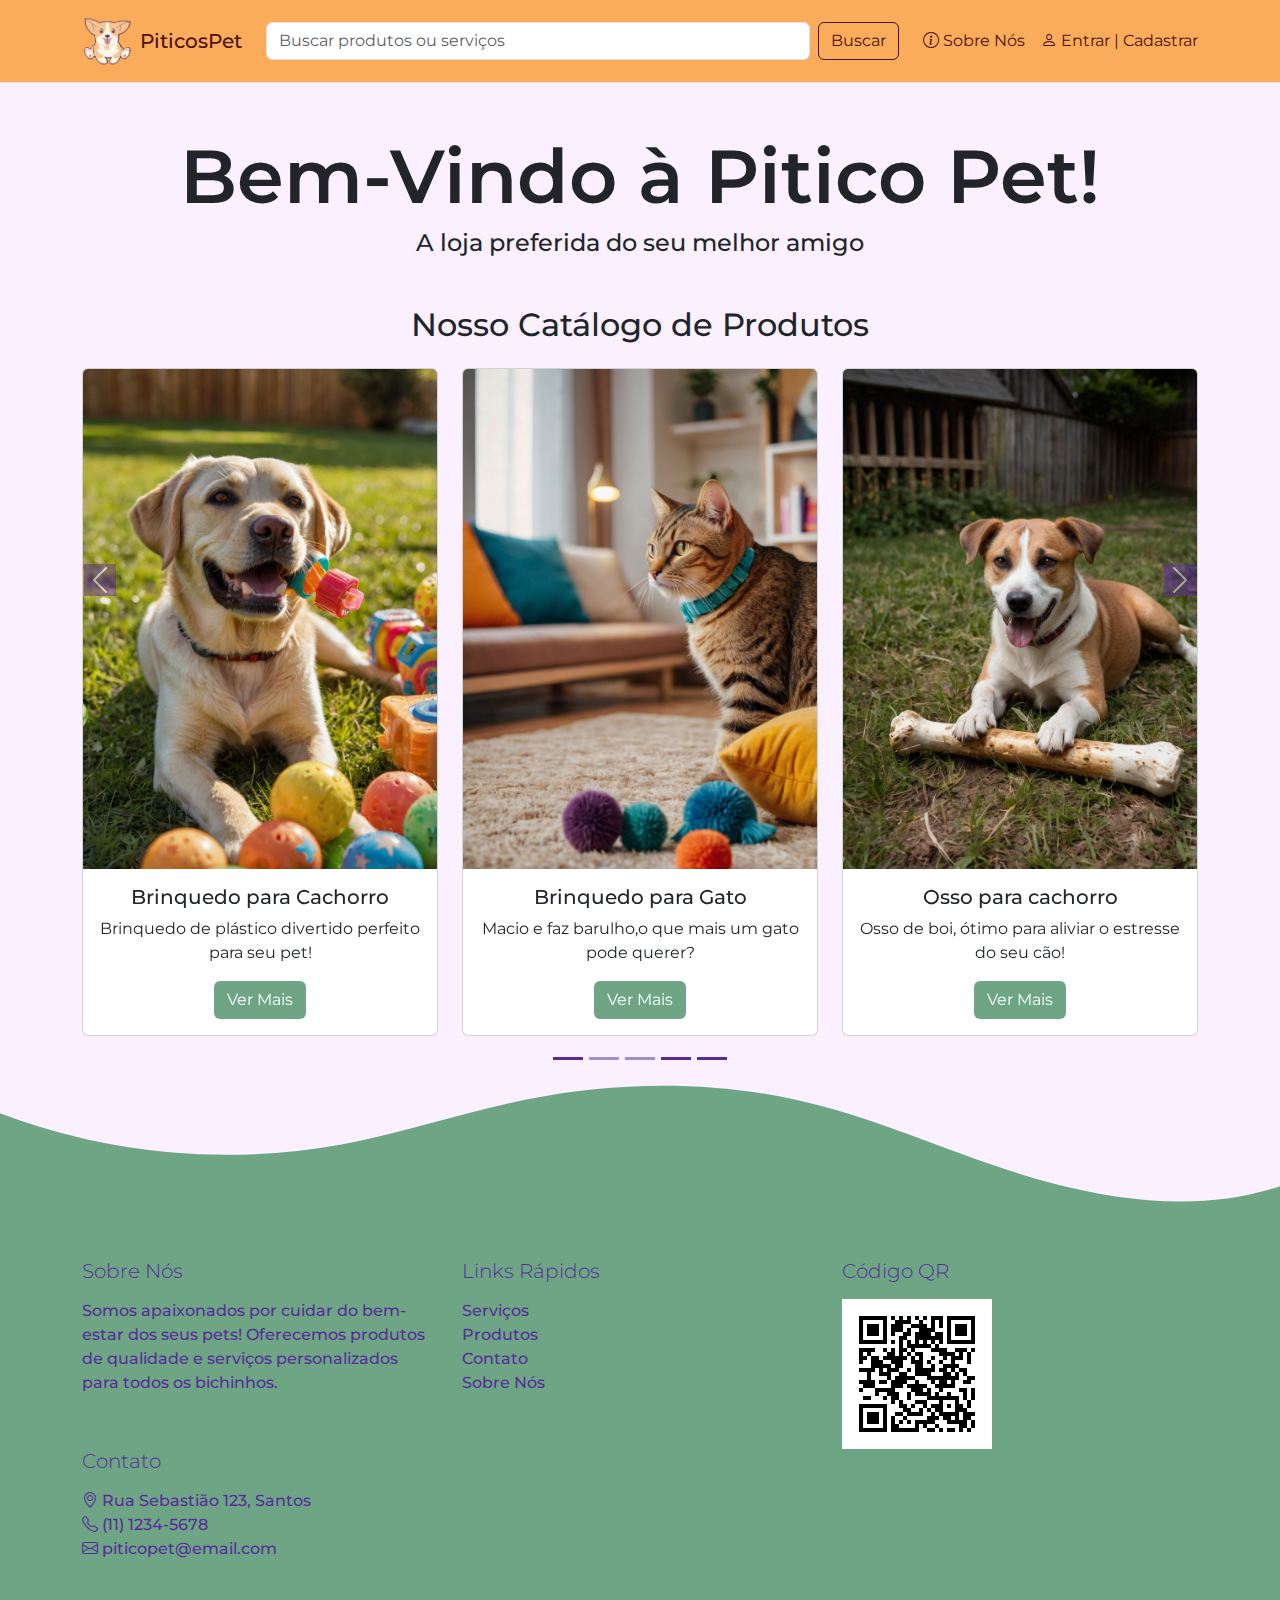
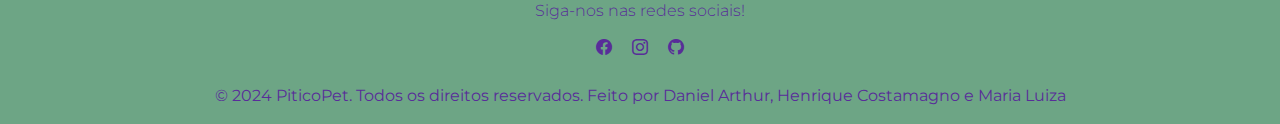
<file: index.html>
<!--Daniel Arthur,Henrique Cannata e Maria Luiza-->
<!DOCTYPE html>
<html lang="pt-br">
<head>
    <meta charset="UTF-8">
    <meta name="viewport" content="width=device-width, initial-scale=1.0, maximum-scale=1.0, user-scalable=no">

        <!-- Fav icon-->
        <link rel="shortcut icon" href="img/Favicon.png" type="img/x-icon">
        <!-- Icones da Loja, Contato e Setas-->
        <link rel="stylesheet" href="https://fonts.googleapis.com/css2?family=Material+Symbols+Outlined:opsz,wght,FILL,GRAD@20..48,100..700,0..1,-50..200" />

        <!--Links do Bootstrap-->
        <link href="https://cdn.jsdelivr.net/npm/bootstrap@5.3.3/dist/css/bootstrap.min.css" rel="stylesheet" integrity="sha384-QWTKZyjpPEjISv5WaRU9OFeRpok6YctnYmDr5pNlyT2bRjXh0JMhjY6hW+ALEwIH" crossorigin="anonymous">

        <script src="https://cdn.jsdelivr.net/npm/bootstrap@5.3.3/dist/js/bootstrap.bundle.min.js" integrity="sha384-YvpcrYf0tY3lHB60NNkmXc5s9fDVZLESaAA55NDzOxhy9GkcIdslK1eN7N6jIeHz" crossorigin="anonymous"></script>

        <link rel="stylesheet" href="https://cdn.jsdelivr.net/npm/bootstrap-icons@1.11.3/font/bootstrap-icons.min.css">

        <!-- Conexão com o google fonts-->
        <link rel="preconnect" href="https://fonts.googleapis.com">
        <link rel="preconnect" href="https://fonts.gstatic.com" crossorigin>
        <!-- Fonte Principal -->
        <link href="https://fonts.googleapis.com/css2?family=Montserrat:ital,wght@0,100..900;1,100..900&display=swap" rel="stylesheet">
        <style>
            :root{
    --rosaclaro:#FAF0FF;
    --roxo: #582D99;
    --rosa: #E1D0E7;
    --verde: #6DA585;
    --salmao: #EA9793;
    --mostarda: #FAAC5A;
    --vinho: #4A1111;
    --preto: #09090A;
}

body{
    background-color: var(--rosaclaro);
    font-family: "Montserrat", sans-serif;
    padding: 0;
    margin: 0;
    overflow-x: hidden;
    width: 100%;
}

.titulomain{
    font-size: 75px;
    font-weight: 600;
}
.subtitulomain{
    font-size: 25px;
}

.carousel-control-prev-icon,
.carousel-control-next-icon {
  background-color: #582D99;
}

.carousel-indicators [data-bs-target] {
  background-color: #582D99;
}

.btn-ver-mais {
  background-color: #6DA585;
  color: white;
}

.btn-ver-mais:hover {
  background-color: #5A8B72;
}
.carousel-item {
    justify-content: center;
    align-items: center;
    height: auto; 
  }

  .carousel-item img {
    width: 100%;
    max-height: 500px; 
    object-fit: cover; 
  }

.card-img-top{
    height: auto;
    object-fit: cover;
}

footer {
    background-color: #6DA585;
    color: #582D99;
    font-family: "Montserrat", sans-serif;
}

footer a {
    color: #582D99;
    text-decoration: none;
}

footer a:hover {
    text-decoration: underline;
}

.onda {
    z-index: 0;
    margin-bottom: -1px;
}

.onda .shape-fill {
    fill: var(--verde);
    z-index: 0;
}

/* Responsividade para dispositivos móveis */
@media screen and (max-width: 768px) {
    .titulomain{
        font-size: 50px;
        font-weight: 600;
    }
    .carousel-item {
      height: auto; 
    }
   
    .carousel-item .col-md-4 {
      flex: 0 0 100%; 
      max-width: 100%;
      margin-bottom: 20px; 
    }
  
    
    .carousel-indicators {
      bottom: -20px;
    }
  
   
    .card-img-top {
      max-height: 200px;
      object-fit: cover; 
    }
  
  
    .carousel-control-prev,
    .carousel-control-next {
      transform: translateX(-30%) !important; 
      font-size: 1.5rem; 
    }

    .carousel-item img {
      height: 300px; 
      object-fit: contain; 
    }
  }
  
  @media screen and (max-width: 576px) {
    
    header .container {
        flex-wrap: wrap; 
        text-align: center; 
      }
    
      header img {
        width: 40px; 
        height: 40px;
      }

      .carousel-control-prev, .carousel-control-next{
        margin-top: 600px;
      }

      header h1 {
        font-size: 1.25rem; 
      }
    
      header form {
        width: 100%; 
        margin: 10px 0;
      }
    
      header input {
        width: 70%; 
        margin: 0 auto; 
      }
    
      header .d-flex a {
        font-size: 0.875rem; 
        margin-bottom: 5px; 
      }
    
      header .d-flex i {
        font-size: 1rem; 
      }
    
    .card-title {
      font-size: 1rem;
    }
  
    .card-text {
      font-size: 0.875rem;
    }

    section {
      padding: 20px 10px;}
    }

        </style>


    <title> Loja Pitico Pet</title>
</head>
<body>

      <header class="py-3 border-bottom" style="background-color: #FAAC5A; color: #4A1111;">
        <div class="container d-flex justify-content-between align-items-center">

          <div class="d-flex align-items-center">
            <img src="img/Pitico_PET_logotipo.png" alt="Logo da Loja, cachorrinho fofo" class="me-2" style="width: 50px; height: 50px;">
            <h1 class="h5 mb-0" style="color: #4A1111;">PiticosPet</h1>
          </div>
      
          <div class="flex-grow-1 mx-4">
            <form class="d-flex">
              <input class="form-control me-2" type="search" placeholder="Buscar produtos ou serviços" aria-label="Search">
              <button class="btn btn-outline-light" type="submit" style="color: #4A1111; border-color: #4A1111;">Buscar</button>
            </form>
          </div>
      
          <div class="d-flex align-items-center">
            <a href="sobre.html" class="text-decoration-none d-flex align-items-center me-3" style="color: #4A1111;">
              <i class="bi bi-info-circle me-1"></i> Sobre Nós
            </a>
            <a href="cadastro.html" class="text-decoration-none d-flex align-items-center" style="color: #4A1111;">
              <i class="bi bi-person me-1"></i> Entrar | Cadastrar
            </a>
          </div>
        </div>
      </header>
   
    <main>

        <section class="py-5">
            <div style="position: relative;" class="container">
              <h1 class="text-center mb-2 titulomain">Bem-Vindo à Pitico Pet!</h1>
              <h4 class="text-center mb-5">A loja preferida do seu melhor amigo</h4>
              <h2 class="text-center mb-4">Nosso Catálogo de Produtos</h2>
                <div id="productCarousel" class="carousel slide" data-bs-ride="carousel">
                <!-- Barrinhas de baixo -->
                    <div class="carousel-indicators" style="bottom: -50px;">
                        <button type="button" data-bs-target="#productCarousel" data-bs-slide-to="0" class="active" aria-current="true" aria-label="Slide 1" style="background-color: #582D99;"></button>
                        <button type="button" data-bs-target="#productCarousel" data-bs-slide-to="1" aria-label="Slide 2" style="background-color: #582D99;"></button>
                        <button type="button" data-bs-target="#productCarousel" data-bs-slide-to="2" aria-label="Slide 3" style="background-color: #582D99;"></button>
                        <button type="button" data-bs-target="#productCarousel" data-bs-slide-to="3" class="active" aria-current="true" aria-label="Slide 4" style="background-color: #582D99;"></button>
                        <button type="button" data-bs-target="#productCarousel" data-bs-slide-to="4" class="active" aria-current="true" aria-label="Slide 5" style="background-color: #582D99;"></button>
                    </div>
          
                    <!-- Itens do Carrossel -->
                    <div class="carousel-inner">
                        <div class="carousel-item active">
                            <div class="row text-center">
            
                                <div class="col-md-4">
                                    <div class="card">
                                        <img src="img/BrinquedoDog.jpg" class="card-img-top" alt="Brinquedo para Cachorro">
                                            <div class="card-body">
                                                <h5 class="card-title">Brinquedo para Cachorro</h5>
                                                <p class="card-text">Brinquedo de plástico divertido perfeito para seu pet!</p>
                                                <a href="#" class="btn btn-ver-mais">Ver Mais</a>
                                            </div>
                                    </div>
                                </div>
                                
                                <div class="col-md-4">
                                    <div class="card">
                                        <img src="img/BrinquedoGato.jpg" class="card-img-top" alt="Brinquedo para Gato">
                                            <div class="card-body">
                                                <h5 class="card-title">Brinquedo para Gato</h5>
                                                <p class="card-text">Macio e faz barulho,o que mais um gato pode querer?</p>
                                                <a href="#" class="btn btn-ver-mais">Ver Mais</a>
                                            </div>
                                    </div>
                                </div>
                                <!-- Produto 3 -->
                                <div class="col-md-4">
                                    <div class="card">
                                        <img src="img/Osso.jpg" class="card-img-top" alt="Osso para cachorro">
                                            <div class="card-body">
                                                <h5 class="card-title">Osso para cachorro</h5>
                                                <p class="card-text">Osso de boi, ótimo para aliviar o estresse do seu cão!</p>
                                                <a href="#" class="btn btn-ver-mais">Ver Mais</a>
                                            </div>
                                    </div>
                                </div>
                            </div>
                        </div>
                        <div class="carousel-item">
                            <div class="row text-center">
                            <!-- Produto 1 -->
                                <div class="col-md-4">
                                    <div class="card">
                                        <img src="img/Gato-Racao.jpg" class="card-img-top" alt="Ração para Gato">
                                            <div class="card-body">
                                                <h5 class="card-title">Ração para Gato</h5>
                                                <p class="card-text">Ração para Gato sabor peixe, o favorito dos felinos.</p>
                                                <a href="#" class="btn btn-ver-mais">Ver Mais</a>
                                            </div>
                                    </div>
                                </div>
                                <!-- Produto 2 -->
                                <div class="col-md-4">
                                    <div class="card">
                                        <img src="img/Coelho-Racao.jpg" class="card-img-top" alt="Ração para Coelho">
                                            <div class="card-body">
                                                <h5 class="card-title">Ração para Coelho</h5>
                                                <p class="card-text">Uma maravilhosa refeição rica em ntrientes e sabor!</p>
                                                <a href="#" class="btn btn-ver-mais">Ver Mais</a>
                                            </div>
                                    </div>
                                </div>
                                <!-- Produto 3 -->
                                <div class="col-md-4">
                                    <div class="card">
                                        <img src="img/RaçãoPremium.jpg" class="card-img-top" alt="Ração para Cachorro">
                                            <div class="card-body">
                                                <h5 class="card-title">Ração para Cachorro</h5>
                                                <p class="card-text">Sabor carne, um verdadeiro espetáculo da linha premium.</p>
                                                <a href="#" class="btn btn-ver-mais">Ver Mais</a>
                                            </div>
                                    </div>
                                </div>
                            </div>
                        </div>
                        <div class="carousel-item">
                            <div class="row text-center">
                            <!-- Produto 1 -->
                                <div class="col-md-4">
                                    <div class="card">
                                        <img src="img/CamaPet.jpg" class="card-img-top" alt="Cama para Pet">
                                            <div class="card-body">
                                                <h5 class="card-title">Cama para Pet</h5>
                                                <p class="card-text">Conforto, Custo Beneficio e Qualidade tem aqui.</p>
                                                <a href="#" class="btn btn-ver-mais">Ver Mais</a>
                                            </div>
                                    </div>
                                </div>
                                <!-- Produto 2 -->
                                <div class="col-md-4">
                                    <div class="card">
                                        <img src="img/CaixaTransporte.jpg" class="card-img-top" alt="Caixa de Transporte">
                                            <div class="card-body">
                                                <h5 class="card-title">Caixa de Transporte</h5>
                                                <p class="card-text">Grande e espaçosa, com certeza ideial para seu pet!</p>
                                                <a href="#" class="btn btn-ver-mais">Ver Mais</a>
                                            </div>
                                    </div>
                                </div>
                                <!-- Produto 3 -->
                                <div class="col-md-4">
                                    <div class="card">
                                        <img src="img/dog_roupa.png" class="card-img-top" alt="Roupa para Cachorro">
                                            <div class="card-body">
                                                <h5 class="card-title">Roupa para Cachorro</h5>
                                                <p class="card-text">Estilo? Esquentar? Bom vc consegue os dois com essa roupa.</p>
                                                <a href="#" class="btn btn-ver-mais">Ver Mais</a>
                                            </div>
                                    </div>
                                </div>
                            </div>
                        </div>
                        <div class="carousel-item">
                            <div class="row text-center">
                            <!-- Produto 1 -->
                                <div class="col-md-4">
                                    <div class="card">
                                        <img src="img/Banho.jpg" class="card-img-top" alt="Banho">
                                            <div class="card-body">
                                                <h5 class="card-title">Banho</h5>
                                                <p class="card-text">Adoramos animais cheirosos, tragam eles aqui que resolvemos isso!</p>
                                                <a href="#" class="btn btn-ver-mais">Ver Mais</a>
                                            </div>
                                    </div>
                                </div>
                                <!-- Produto 2 -->
                                <div class="col-md-4">
                                    <div class="card">
                                        <img src="img/Tosa.jpg" class="card-img-top" alt="Tosa">
                                            <div class="card-body">
                                                <h5 class="card-title">Tosa</h5>
                                                <p class="card-text">Atuamos também na tosa de animais silvestres.</p>
                                                <a href="#" class="btn btn-ver-mais">Ver Mais</a>
                                            </div>
                                    </div>
                                </div>
                                <!-- Produto 3 -->
                                <div class="col-md-4">
                                    <div class="card">
                                        <img src="img/Veterinario.jpg" class="card-img-top" alt="Veterinario">
                                            <div class="card-body">
                                                <h5 class="card-title">Veterinario</h5>
                                                <p class="card-text">Temos uma cliníca 24 horas, prontinha para te receber quando precisar.</p>
                                                <a href="#" class="btn btn-ver-mais">Ver Mais</a>
                                            </div>
                                    </div>
                                </div>
                            </div>
                        </div>
                        <div class="carousel-item">
                            <div class="row text-center">
                            <!-- Produto 1 -->
                                <div class="col-md-4">
                                    <div class="card">
                                        <img src="img/Adestramento.jpg" class="card-img-top" alt="Adestramento">
                                            <div class="card-body">
                                                <h5 class="card-title">Adestramento</h5>
                                                <p class="card-text">Vamos ensinar seu pet a se comportar direitinho aqui!</p>
                                                <a href="#" class="btn btn-ver-mais">Ver Mais</a>
                                            </div>
                                    </div>
                                </div>
                                <!-- Produto 2 -->
                                <div class="col-md-4">
                                    <div class="card">
                                        <img src="img/Hotel.jpg" class="card-img-top" alt="Hotel">
                                            <div class="card-body">
                                                <h5 class="card-title">Hotel</h5>
                                                <p class="card-text">Precisa viajar? Deixe nos cuidar do seu pet!</p>
                                                <a href="#" class="btn btn-ver-mais">Ver Mais</a>
                                            </div>
                                    </div>
                                </div>
                                <!-- Produto 3 -->
                                <div class="col-md-4">
                                    <div class="card">
                                        <img src="img/Montagem_0.jpg" class="card-img-top" alt="Montagem">
                                            <div class="card-body">
                                                <h5 class="card-title">Montagem</h5>
                                                <p class="card-text">Comprou um produto para seu pet e não sabe montar? Deixa conosco!</p>
                                                <a href="#" class="btn btn-ver-mais">Ver Mais</a>
                                            </div>
                                    </div>
                                </div>
                            </div>
                        </div>
                    </div> 
                </div>
          
                <!-- Controles -->
                <button class="carousel-control-prev d-none d-md-block" type="button" data-bs-target="#productCarousel" data-bs-slide="prev" 
                style="position: absolute; top: 50%; left: 10px; transform: translateY(-50%); width: 40px; height: 40px; color: #582D99;">
                <span class="carousel-control-prev-icon" style="background-color: #582D99;" aria-hidden="true"></span>
                <span class="visually-hidden">Anterior</span>
              </button>
              <button class="carousel-control-next d-none d-md-block" type="button" data-bs-target="#productCarousel" data-bs-slide="next" 
                style="position: absolute; top: 50%; right: 10px; transform: translateY(-50%); width: 40px; height: 40px; color: #582D99;">
                <span class="carousel-control-next-icon" style="background-color: #582D99;" aria-hidden="true"></span>
                <span class="visually-hidden">Próximo</span>
              </button>
                  
              </div>
            </div>
          </section>

    </main>

    <div class="onda">
        <svg data-name="Layer 1" xmlns="http://www.w3.org/2000/svg" viewBox="0 0 1200 120" preserveAspectRatio="none">
            <path style="fill: #6DA585;" d="M985.66,92.83C906.67,72,823.78,31,743.84,14.19c-82.26-17.34-168.06-16.33-250.45.39-57.84,11.73-114,31.07-172,41.86A600.21,600.21,0,0,1,0,27.35V120H1200V95.8C1132.19,118.92,1055.71,111.31,985.66,92.83Z" class="shape-fill"></path>
        </svg>
    </div>
    <footer class="pt-5 pb-3" style="background-color: #6DA585; color: #582D99;">
        <div class="container">
            <div class="row">
                <div class="col-md-4">
                    <h5 style="font-weight: 300;" class="mb-3">Sobre Nós</h5>
                    <p style="font-weight: 500;">Somos apaixonados por cuidar do bem-estar dos seus pets! Oferecemos produtos de qualidade e serviços personalizados para todos os bichinhos.</p>
                </div>

                <div class="col-md-4">
                    <h5 style="font-weight: 300;" class="mb-3">Links Rápidos</h5>
                    <ul class="list-unstyled">
                    <li><a href="#" style="color: #582D99; font-weight: 500;text-decoration: none;">Serviços</a></li>
                    <li><a href="#" style="color: #582D99; font-weight: 500;text-decoration: none;">Produtos</a></li>
                    <li><a href="#" style="color: #582D99; font-weight: 500;text-decoration: none;">Contato</a></li>
                    <li><a href="index.html" style="color: #582D99; font-weight: 500;text-decoration: none;">Sobre Nós</a></li>
                    </ul>
                </div>

                <div class="col-md-4">
                    <h5 style="font-weight: 300;" class="mb-3">Código QR</h5>
                    <img style="width: 150px; height: 150px;" src="img/qrcode.png" alt="Código Qr da Página">
                </div>

                <div class="col-md-4">
                    <h5 style="font-weight: 300;" class="mb-3">Contato</h5>
                    <p style="font-weight: 500;">
                    <i class="bi bi-geo-alt"></i> Rua Sebastião 123, Santos<br>
                    <i class="bi bi-telephone"></i> (11) 1234-5678<br>
                    <i class="bi bi-envelope"></i> piticopet@email.com
                    </p>
                </div>
            </div>

            <div class="row mt-4">
                <div class="col text-center">
                    <h6 style="font-weight: 300;" class="mb-3">Siga-nos nas redes sociais!</h6>
                    <a href="https://www.facebook.com/ifspcubatao/?locale=pt_BR" style="color: #582D99;" class="me-3"><i class="bi bi-facebook"></i></a>
                    <a href="https://www.instagram.com/ifspcubatao/" style="color: #582D99;" class="me-3"><i class="bi bi-instagram"></i></a>
                    <a href="https://github.com/DanielArthurFrei?tab=repositories" style="color: #582D99;"><i class="bi bi-github"></i></a>
                </div>
            </div>

            <div class="row mt-4">
                <div class="col text-center">
                    <p class="mb-0">© 2024 PiticoPet. Todos os direitos reservados. Feito por Daniel Arthur, Henrique Costamagno e Maria Luiza</p>
                </div>
            </div>
        </div>
    </footer>

</body>
</html>
</file>
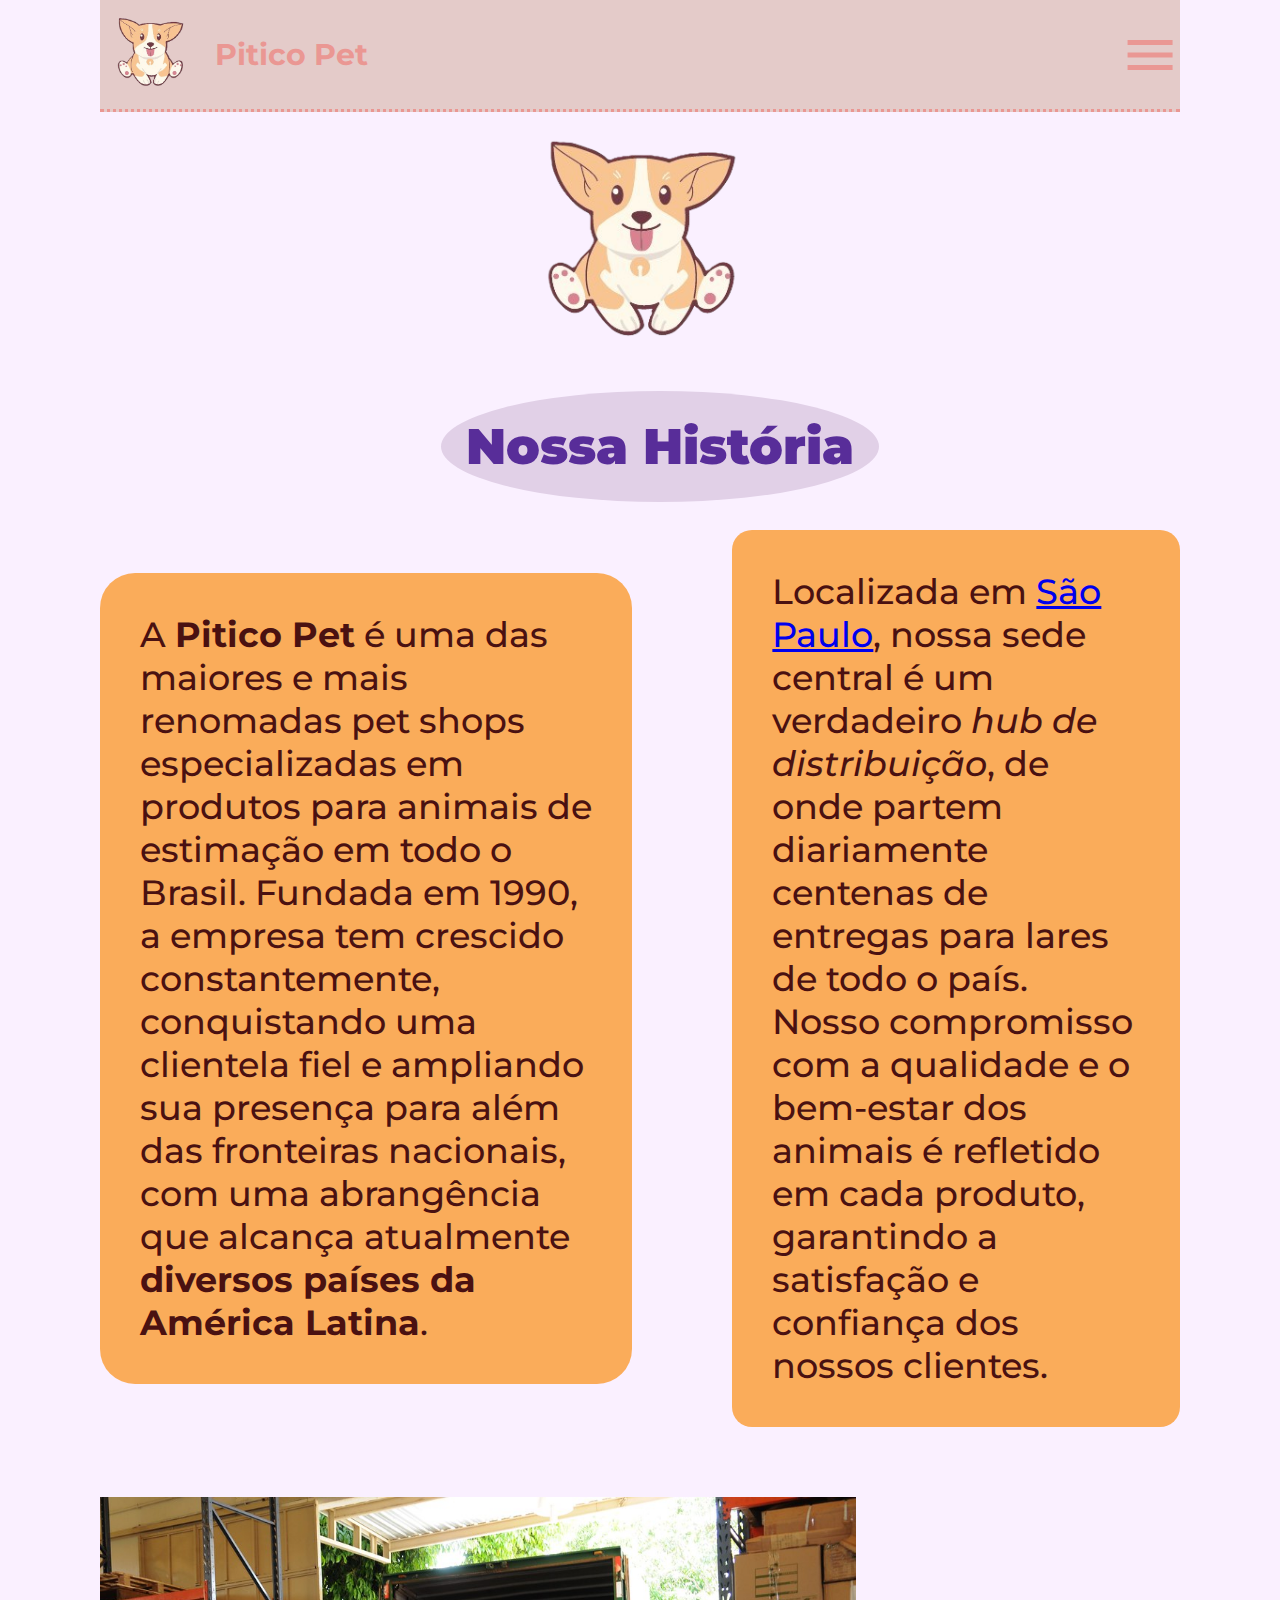
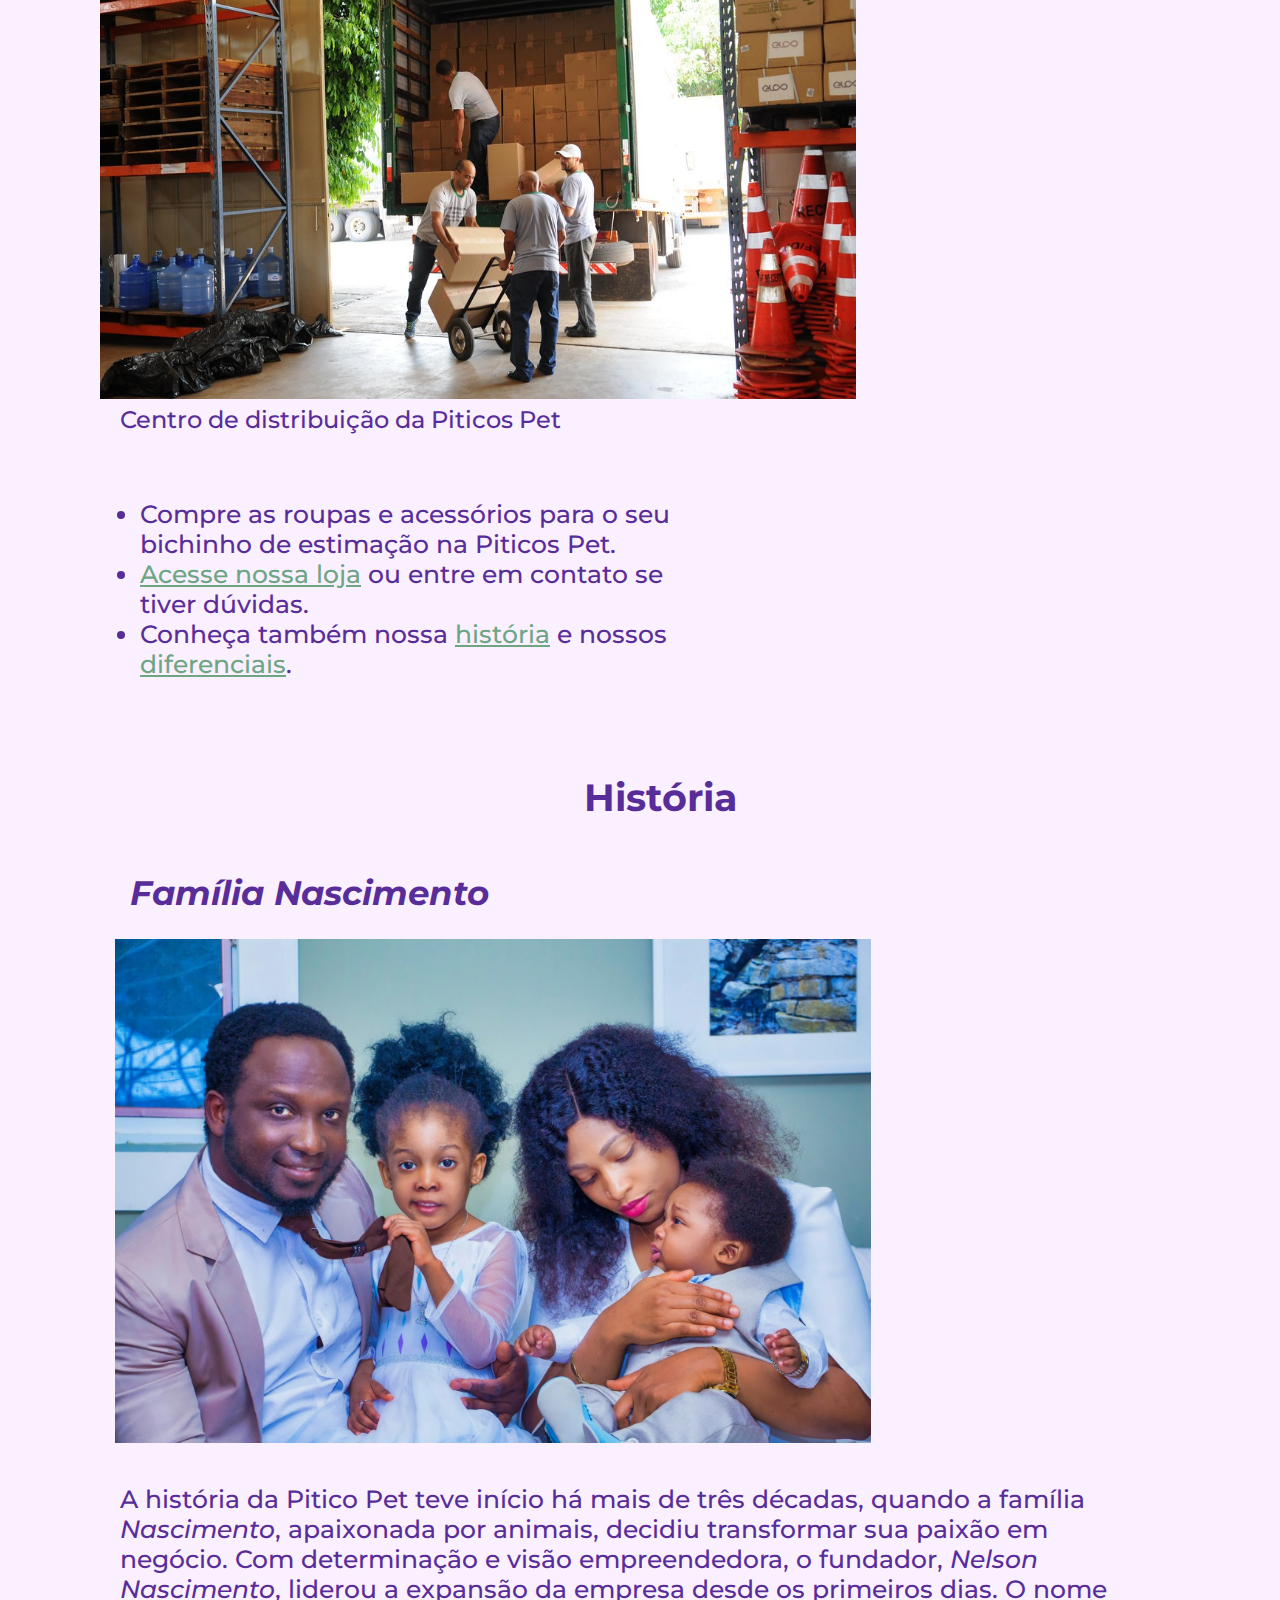
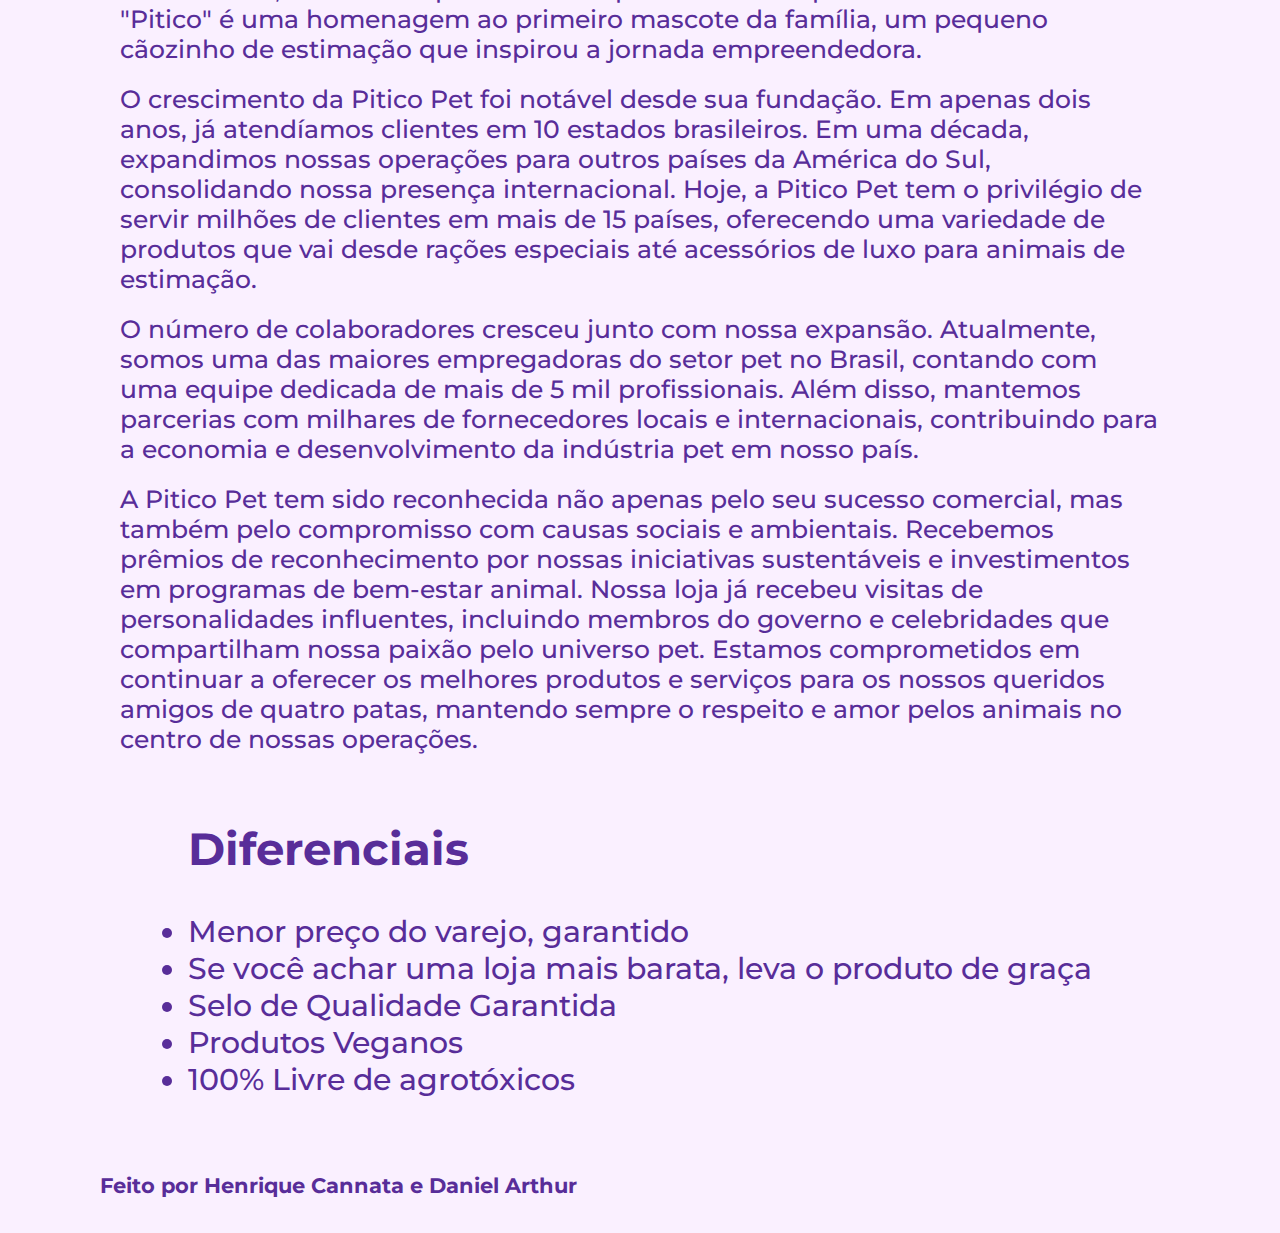
<file: Pitico-Pet_atualizado/index.html>
<!--Daniel Arthur e Henrique Cannata-->
<!DOCTYPE html>
<html lang="pt-br">
<head>

    <meta charset="UTF-8">
    <meta name="viewport" content="width=device-width, initial-scale=1.0, maximum-scale=1.0, user-scalable=no">
    <!-- Fav icon-->
    <link rel="shortcut icon" href="img/Favicon.png" type="img/x-icon">
    <title>Sobre o Pitico Pet</title>
    <link rel="stylesheet" href="css/style.css">
    <!-- Icones da Loja e Contato-->
    <link rel="stylesheet" href="https://fonts.googleapis.com/css2?family=Material+Symbols+Outlined:opsz,wght,FILL,GRAD@20..48,100..700,0..1,-50..200" />
    <!-- Conexão com o google fonts-->
    <link rel="preconnect" href="https://fonts.googleapis.com">
    <link rel="preconnect" href="https://fonts.gstatic.com" crossorigin>
    <!-- Fonte Principal -->
    <link href="https://fonts.googleapis.com/css2?family=Montserrat:ital,wght@0,100..900;1,100..900&display=swap" rel="stylesheet">
</head>

<body>
    <!-- Cabeçalho do Site -->
    <header>

        <div class="LogoNome">
        
            <a class="Logotipo" href="loja.html"><img class="Logotipo" src="img/Pitico_PET_logotipo.png" alt="Logo de cachorro do Pitico Pet"></a>
       
            <h1 class="nome-empresa">Pitico Pet</h1>
        </div>

        <nav>
            <ul class="Menu">
                <li>   
                    <a href="loja.html" class="headerli">Loja<span class="material-symbols-outlined">store</span><a>

                </li>
                <li>
                    <a href="loja.html" class="headerli">Contato<span class="material-symbols-outlined">call</span></a>
                </li>

            </ul>
        </nav>

        <div class="MenuLogo"></div>

    </header> 
    
    <main class="container">
        
        <div class="imagem">
                <figure></figure>
        </div>

        <div class="titulo">
        <h1><strong>Nossa História</strong></h1>
        </div>

        <div class="textoPrincipal">

            <div class="texto1"> 
                <p>A <strong>Pitico Pet</strong> é uma das maiores e mais renomadas pet shops especializadas em produtos para animais de estimação
                em todo o Brasil. Fundada em 1990, a empresa tem crescido constantemente, conquistando uma clientela fiel e ampliando sua presença para além das fronteiras nacionais, com uma abrangência que alcança atualmente <strong>diversos países da América Latina</strong>.
                </p>
            </div>

            <div class="texto2">
                <p>Localizada em <a href="https://maps.app.goo.gl/pyWLhvAabEpSeJSHA">São Paulo</a>, nossa sede central é um verdadeiro <em>hub de distribuição</em>, de onde partem diariamente centenas de entregas para lares de todo o país. Nosso compromisso com a qualidade e o bem-estar dos animais é refletido em cada produto, garantindo a satisfação e confiança dos nossos clientes.
                </p>
            </div>

        </div>

    <section>
        
        <img class="deposito" src="img/centro-destribuição.jpg" alt="Galpão da Pitico Pet, com trabalhadores descarregando um caminhão.">
            <figcaption>Centro de distribuição da Piticos Pet</figcaption>
    
                <div class="centro-destribuicao">
    
                    <ul>
    
                        <li>Compre as roupas e acessórios para o seu bichinho de estimação na Piticos Pet.
                        </li>
    
                        <li><a href="loja.html" class="verde">Acesse nossa loja</a> ou entre em contato se tiver dúvidas.
                        </li>
    
                        <li>Conheça também nossa <a href="#historia" class="verde">história</a> e nossos <a href="#diferenciais" class="verde">diferenciais</a>.
                        </li>

                    </ul>
                </div>
    </section>

        <aside class="historia">    
            <div class="titulo">
                <h2>História</h2>
            </div>

            <figcaption><em><strong class="familia">Família Nascimento</strong></em></figcaption>

        <img class="imgfamilia" src="img/Familia Nascimento.jpg" alt="Foto da Família Nascimento, o casal e seus 2 filhos, sentados num sofá.">
    
        <p>
            A história da Pitico Pet teve início há mais de três décadas, quando a família <em>Nascimento</em>, apaixonada por animais, decidiu transformar sua paixão em negócio. Com determinação e visão empreendedora, o fundador, <em>Nelson Nascimento</em>, liderou a expansão da empresa desde os primeiros dias. O nome "Pitico" é uma homenagem ao primeiro mascote da família, um pequeno cãozinho de estimação que inspirou a jornada empreendedora.
        </p>
            
        <p>
            O crescimento da Pitico Pet foi notável desde sua fundação. Em apenas dois anos, já atendíamos clientes em 10 estados brasileiros. Em uma década, expandimos nossas operações para outros países da América do Sul, consolidando nossa presença internacional. Hoje, a Pitico Pet tem o privilégio de servir milhões de clientes em mais de 15 países, oferecendo uma variedade de produtos que vai desde rações especiais até acessórios de luxo para animais de estimação.
        </p>

        <p>
            O número de colaboradores cresceu junto com nossa expansão.
            Atualmente, somos uma das maiores empregadoras do setor pet no Brasil, contando com uma equipe dedicada de mais de 5 mil profissionais. Além disso, mantemos parcerias com milhares de fornecedores locais e internacionais, contribuindo para a economia e desenvolvimento da indústria pet em nosso país.
        </p>

        <p>
            A Pitico Pet tem sido reconhecida não apenas pelo seu sucesso
            comercial, mas também pelo compromisso com causas sociais e
            ambientais. Recebemos prêmios de reconhecimento por nossas iniciativas sustentáveis e investimentos em programas de bem-estar animal. Nossa loja já recebeu visitas de personalidades influentes, incluindo membros do governo e celebridades que compartilham nossa paixão pelo universo pet. Estamos comprometidos em continuar a oferecer os melhores produtos e serviços para os nossos queridos amigos de quatro patas, mantendo sempre o respeito e amor pelos animais no centro de nossas operações.
        </p>

        </aside>
    </main>

    <footer class="diferenciais">
        <h2>Diferenciais</h2>
            <ul class="lista">
                <li>Menor preço do varejo, garantido</li>
                
                <li>Se você achar uma loja mais barata, leva o produto de
                graça</li>
                
                <li>Selo de Qualidade Garantida</li>
                
                <li>Produtos Veganos</li>
                
                <li>100% Livre de agrotóxicos</li> 
            </ul>
            
    </footer>

    <h5>Feito por Henrique Cannata e Daniel Arthur</h5>

    <script type="text/javascript">
        const MenuLogo = document.querySelector('.MenuLogo');
        const Navegacao = document.querySelector('.Menu');


        MenuLogo.addEventListener('click', () => {
        MenuLogo.classList.toggle('active');
        Navegacao.classList.toggle('active');
});
    </script>
</body>
</html>
</file>
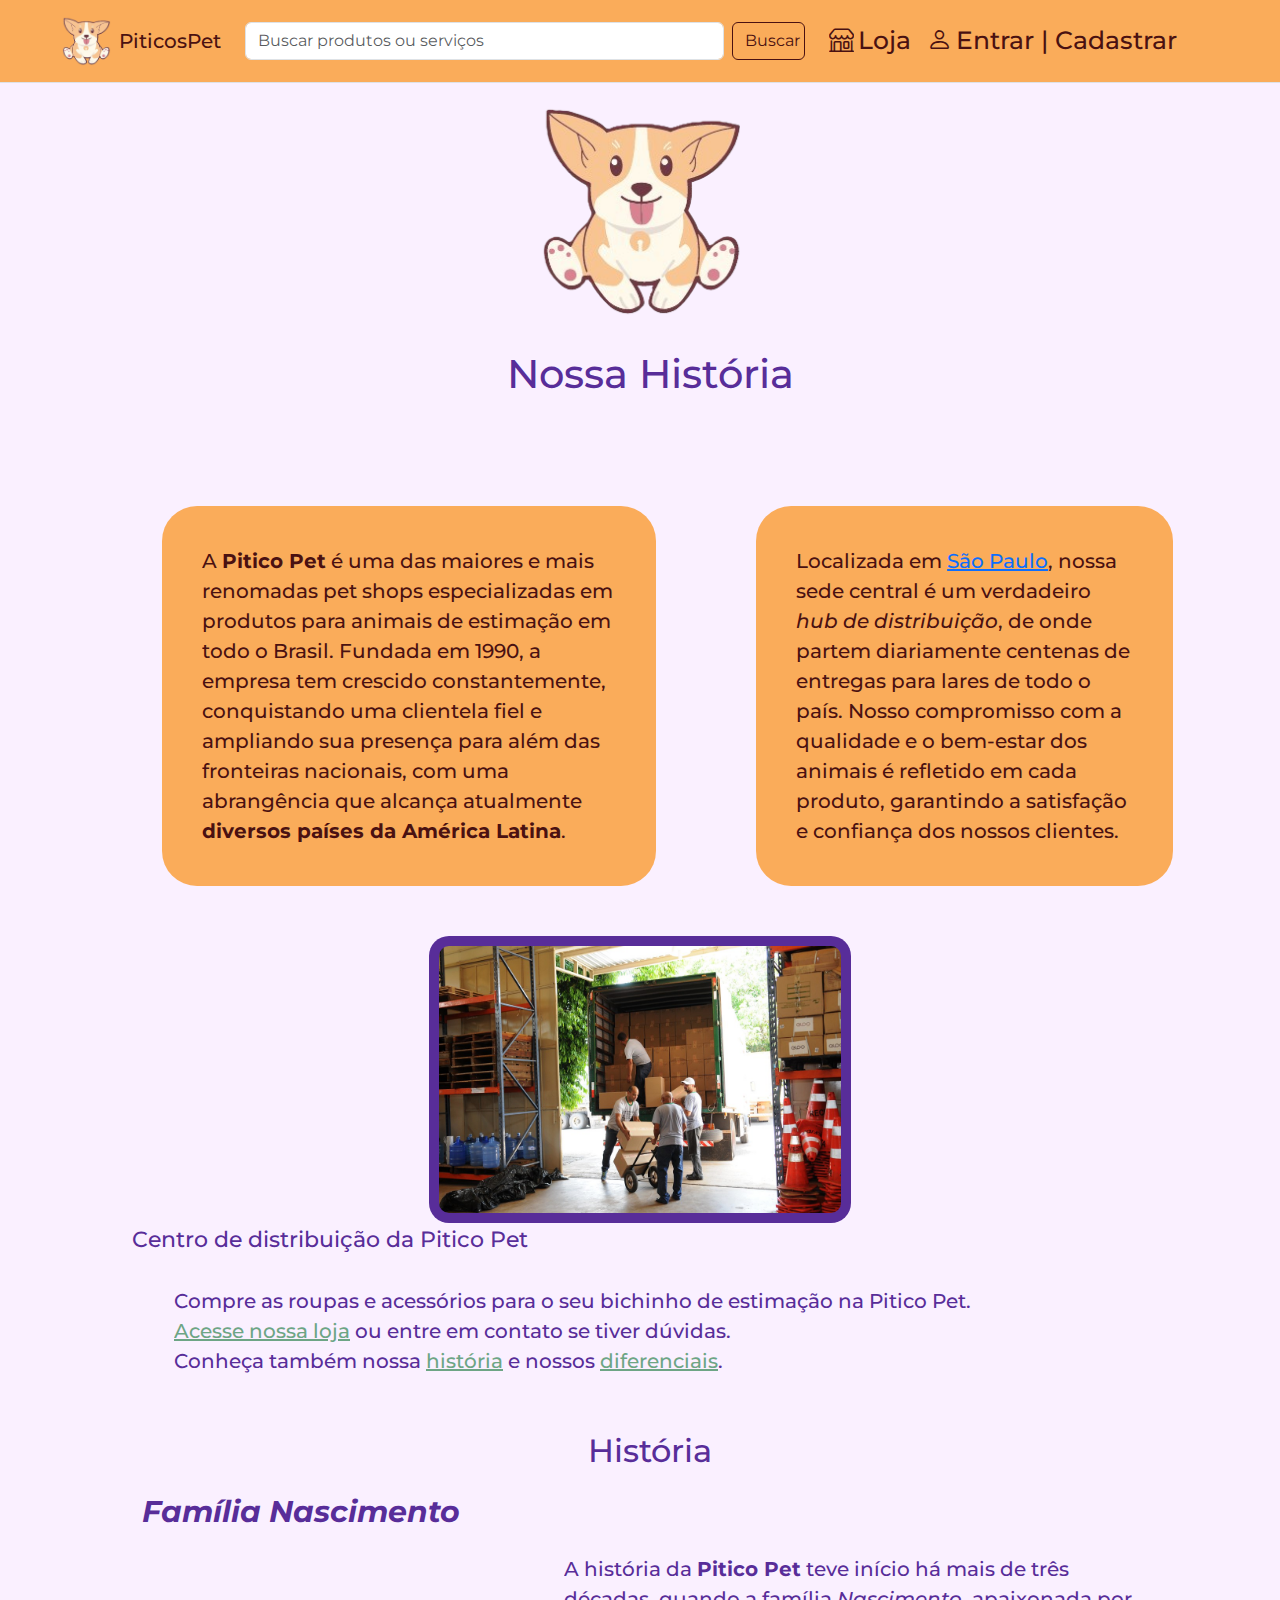
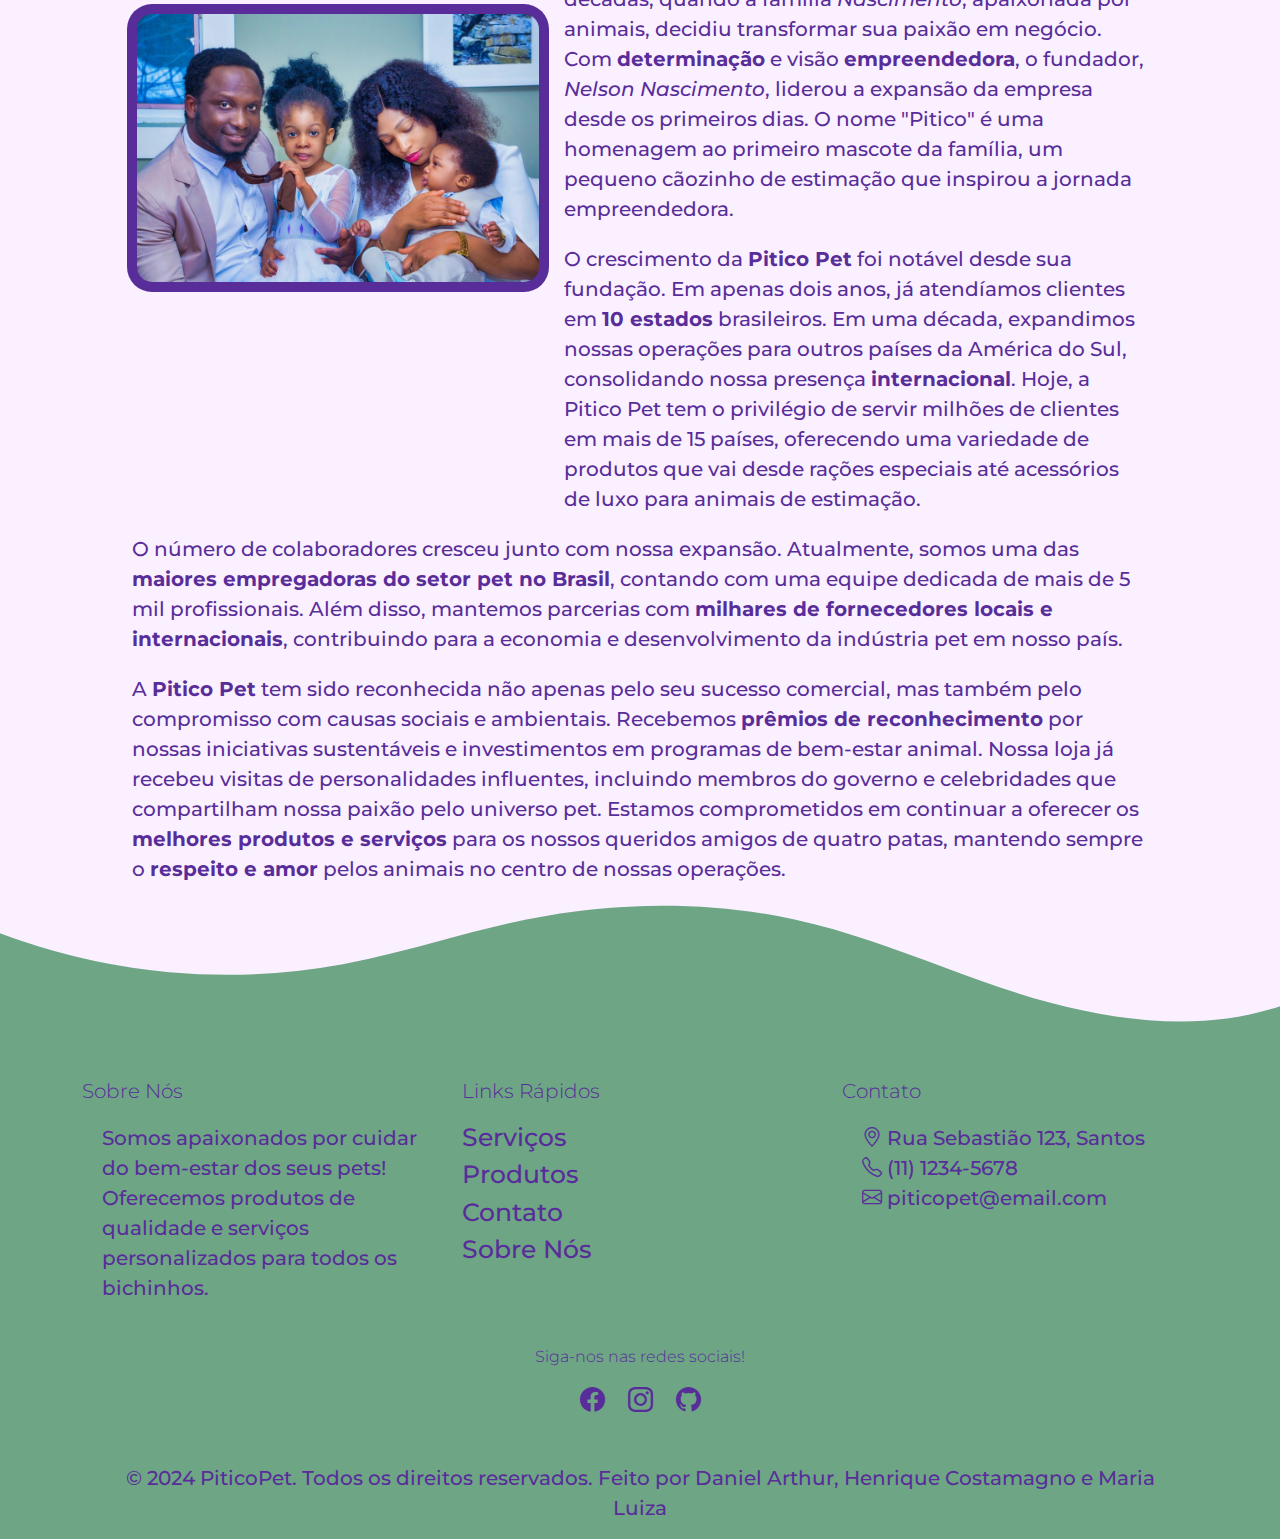
<file: sobre.html>
<!--Daniel Arthur, Henrique Cannata e Maria Luiza-->
<!DOCTYPE html>
<html lang="pt-br">
<head>

    <meta charset="UTF-8">
    <meta name="viewport" content="width=device-width, initial-scale=1.0, maximum-scale=1.0, user-scalable=no">
    <!-- Fav icon-->
    <link rel="shortcut icon" href="img/Favicon.jpeg" type="img/x-icon">
    <title>Sobre a Piticos Pet</title>
    <!-- Icones da Loja e Contato-->
    <link rel="stylesheet" href="https://fonts.googleapis.com/css2?family=Material+Symbols+Outlined:opsz,wght,FILL,GRAD@20..48,100..700,0..1,-50..200" />
    <!-- Conexão com o google fonts-->
    <link rel="preconnect" href="https://fonts.googleapis.com">
    <link rel="preconnect" href="https://fonts.gstatic.com" crossorigin>
    <!-- Fonte Principal -->
    <link href="https://fonts.googleapis.com/css2?family=Montserrat:ital,wght@0,100..900;1,100..900&display=swap" rel="stylesheet">


    <link href="https://cdn.jsdelivr.net/npm/bootstrap@5.3.3/dist/css/bootstrap.min.css" rel="stylesheet" integrity="sha384-QWTKZyjpPEjISv5WaRU9OFeRpok6YctnYmDr5pNlyT2bRjXh0JMhjY6hW+ALEwIH" crossorigin="anonymous">

    <script src="https://cdn.jsdelivr.net/npm/bootstrap@5.3.3/dist/js/bootstrap.bundle.min.js" integrity="sha384-YvpcrYf0tY3lHB60NNkmXc5s9fDVZLESaAA55NDzOxhy9GkcIdslK1eN7N6jIeHz" crossorigin="anonymous"></script>

    <link rel="stylesheet" href="https://cdn.jsdelivr.net/npm/bootstrap-icons@1.11.3/font/bootstrap-icons.min.css">
        <link rel="stylesheet" href="css/sobre.css">
</head>

<body>
    <!-- Cabeçalho do Site -->
    <header class="py-3 border-bottom" style="background-color: #FAAC5A; color: #4A1111;">
        <div class="container d-flex justify-content-between align-items-center">

          <div class="d-flex align-items-center">
            <img src="img/Pitico_PET_logotipo.png" alt="Logo da Loja, cachorrinho fofo" class="me-2" style="width: 50px; height: 50px;">
            <h1 class="h5 mb-0" style="color: #4A1111;">PiticosPet</h1>
          </div>
      
          <div class="flex-grow-1 mx-4">
            <form class="d-flex">
              <input class="form-control me-2" type="search" placeholder="Buscar produtos ou serviços" aria-label="Search">
              <button class="btn btn-outline-light" type="submit" style="color: #4A1111; border-color: #4A1111;">Buscar</button>
            </form>
          </div>
      
          <div class="d-flex align-items-center">
            <a href="index.html" class="text-decoration-none d-flex align-items-center me-3" style="color: #4A1111;">
              <i class="bi bi-shop me-1"></i> Loja
            </a>
            <a href="cadastro.html" class="text-decoration-none d-flex align-items-center" style="color: #4A1111;">
              <i class="bi bi-person me-1"></i> Entrar | Cadastrar
            </a>
          </div>
        </div>
      </header>
    
    <main class="container">
        
        <div class="imagem">
                <figure></figure>
        </div>

        <div class="titulo">
        <h1>Nossa História</h1>
        </div>

        <div class="textoPrincipal">

            <div class="texto1"> 
                <p>A <strong>Pitico Pet</strong> é uma das maiores e mais renomadas pet shops especializadas em produtos para animais de estimação
                em todo o Brasil. Fundada em 1990, a empresa tem crescido constantemente, conquistando uma clientela fiel e ampliando sua presença para além das fronteiras nacionais, com uma abrangência que alcança atualmente <strong>diversos países da América Latina</strong>.
                </p>
            </div>

            <div class="texto2">
                <p>Localizada em <a href="https://maps.app.goo.gl/pyWLhvAabEpSeJSHA">São Paulo</a>, nossa sede central é um verdadeiro <em>hub de distribuição</em>, de onde partem diariamente centenas de entregas para lares de todo o país. Nosso compromisso com a qualidade e o bem-estar dos animais é refletido em cada produto, garantindo a satisfação e confiança dos nossos clientes.
                </p>
            </div>

        </div>

    <section>
        
        <img class="deposito" src="img/centro-destribuição.jpg" alt="Galpão da Pitico Pet, com trabalhadores descarregando um caminhão.">
            <figcaption>Centro de distribuição da Pitico Pet</figcaption>
    
                <div class="centro-destribuicao">
    
                    <ul>
    
                        <li>Compre as roupas e acessórios para o seu bichinho de estimação na Pitico Pet.
                        </li>
    
                        <li><a href="index.html" class="verde">Acesse nossa loja</a> ou entre em contato se tiver dúvidas.
                        </li>
    
                        <li>Conheça também nossa <a href="#historia" class="verde">história</a> e nossos <a href="#diferenciais" class="verde">diferenciais</a>.
                        </li>

                    </ul>
                </div>
    </section>

        <aside class="historia">    
            <div class="titulo">
                <h2 id="historia">História</h2>
            </div>

            <figcaption><em><strong class="familia">Família Nascimento</strong></em></figcaption>

        <img class="imgfamilia" src="img/Familia Nascimento.jpg" alt="Foto da Família Nascimento, o casal e seus 2 filhos, sentados num sofá.">
    
        <p>
            A história da <strong>Pitico Pet</strong> teve início há mais de três décadas, quando a família <em>Nascimento</em>, apaixonada por animais, decidiu transformar sua paixão em negócio. Com <strong>determinação</strong> e visão <strong>empreendedora</strong>, o fundador, <em>Nelson Nascimento</em>, liderou a expansão da empresa desde os primeiros dias. O nome "Pitico" é uma homenagem ao primeiro mascote da família, um pequeno cãozinho de estimação que inspirou a jornada empreendedora.
        </p>
            
        <p>
            O crescimento da <strong>Pitico Pet</strong> foi notável desde sua fundação. Em apenas dois anos, já atendíamos clientes em <strong>10 estados</strong> brasileiros. Em uma década, expandimos nossas operações para outros países da América do Sul, consolidando nossa presença <strong>internacional</strong>. Hoje, a Pitico Pet tem o privilégio de servir milhões de clientes em mais de 15 países, oferecendo uma variedade de produtos que vai desde rações especiais até acessórios de luxo para animais de estimação.
        </p>

        <p>
            O número de colaboradores cresceu junto com nossa expansão.
            Atualmente, somos uma das <strong>maiores empregadoras do setor pet no Brasil</strong>, contando com uma equipe dedicada de mais de 5 mil profissionais. Além disso, mantemos parcerias com <strong>milhares de fornecedores locais e internacionais</strong>, contribuindo para a economia e desenvolvimento da indústria pet em nosso país.
        </p>

        <p>
            A <strong>Pitico Pet</strong> tem sido reconhecida não apenas pelo seu sucesso
            comercial, mas também pelo compromisso com causas sociais e
            ambientais. Recebemos <strong>prêmios de reconhecimento</strong> por nossas iniciativas sustentáveis e investimentos em programas de bem-estar animal. Nossa loja já recebeu visitas de personalidades influentes, incluindo membros do governo e celebridades que compartilham nossa paixão pelo universo pet. Estamos comprometidos em continuar a oferecer os <strong>melhores produtos e serviços</strong> para os nossos queridos amigos de quatro patas, mantendo sempre o <strong>respeito e amor</strong> pelos animais no centro de nossas operações.
        </p>

        </aside>
    </main>

    <div class="onda">
        <svg data-name="Layer 1" xmlns="http://www.w3.org/2000/svg" viewBox="0 0 1200 120" preserveAspectRatio="none">
            <path d="M985.66,92.83C906.67,72,823.78,31,743.84,14.19c-82.26-17.34-168.06-16.33-250.45.39-57.84,11.73-114,31.07-172,41.86A600.21,600.21,0,0,1,0,27.35V120H1200V95.8C1132.19,118.92,1055.71,111.31,985.66,92.83Z" class="shape-fill"></path>
        </svg>
    </div>
    <footer class="pt-5 pb-3" style="background-color: #6DA585; color: #582D99;">
     <div class="container">
        <div class="row">
        <div class="col-md-4">
         <h5 style="font-weight: 300;" class="mb-3">Sobre Nós</h5>
         <p style="font-weight: 500;">Somos apaixonados por cuidar do bem-estar dos seus pets! Oferecemos produtos de qualidade e serviços personalizados para todos os bichinhos.</p>
        </div>

      <div class="col-md-4">
        <h5 style="font-weight: 300;" class="mb-3">Links Rápidos</h5>
        <ul class="list-unstyled">
          <li><a href="#" style="color: #582D99; font-weight: 500;text-decoration: none;">Serviços</a></li>
          <li><a href="#" style="color: #582D99; font-weight: 500;text-decoration: none;">Produtos</a></li>
          <li><a href="#" style="color: #582D99; font-weight: 500;text-decoration: none;">Contato</a></li>
          <li><a href="index.html" style="color: #582D99; font-weight: 500;text-decoration: none;">Sobre Nós</a></li>
        </ul>
      </div>

      <div class="col-md-4">
        <h5 style="font-weight: 300;" class="mb-3">Contato</h5>
        <p style="font-weight: 500;">
          <i class="bi bi-geo-alt"></i> Rua Sebastião 123, Santos<br>
          <i class="bi bi-telephone"></i> (11) 1234-5678<br>
          <i class="bi bi-envelope"></i> piticopet@email.com
        </p>
      </div>
    </div>

    <div class="row mt-4">
      <div class="col text-center">
        <h6 style="font-weight: 300;" class="mb-3">Siga-nos nas redes sociais!</h6>
        <a href="https://www.facebook.com/ifspcubatao/?locale=pt_BR" style="color: #582D99;" class="me-3"><i class="bi bi-facebook"></i></a>
        <a href="https://www.instagram.com/ifspcubatao/" style="color: #582D99;" class="me-3"><i class="bi bi-instagram"></i></a>
        <a href="https://github.com/DanielArthurFrei?tab=repositories" style="color: #582D99;"><i class="bi bi-github"></i></a>
      </div>
    </div>

    <div class="row mt-4">
      <div class="col text-center">
        <p class="mb-0">© 2024 PiticoPet. Todos os direitos reservados. Feito por Daniel Arthur, Henrique Costamagno e Maria Luiza</p>
      </div>
    </div>
  </div>
</footer>

</body>
</html>
</file>
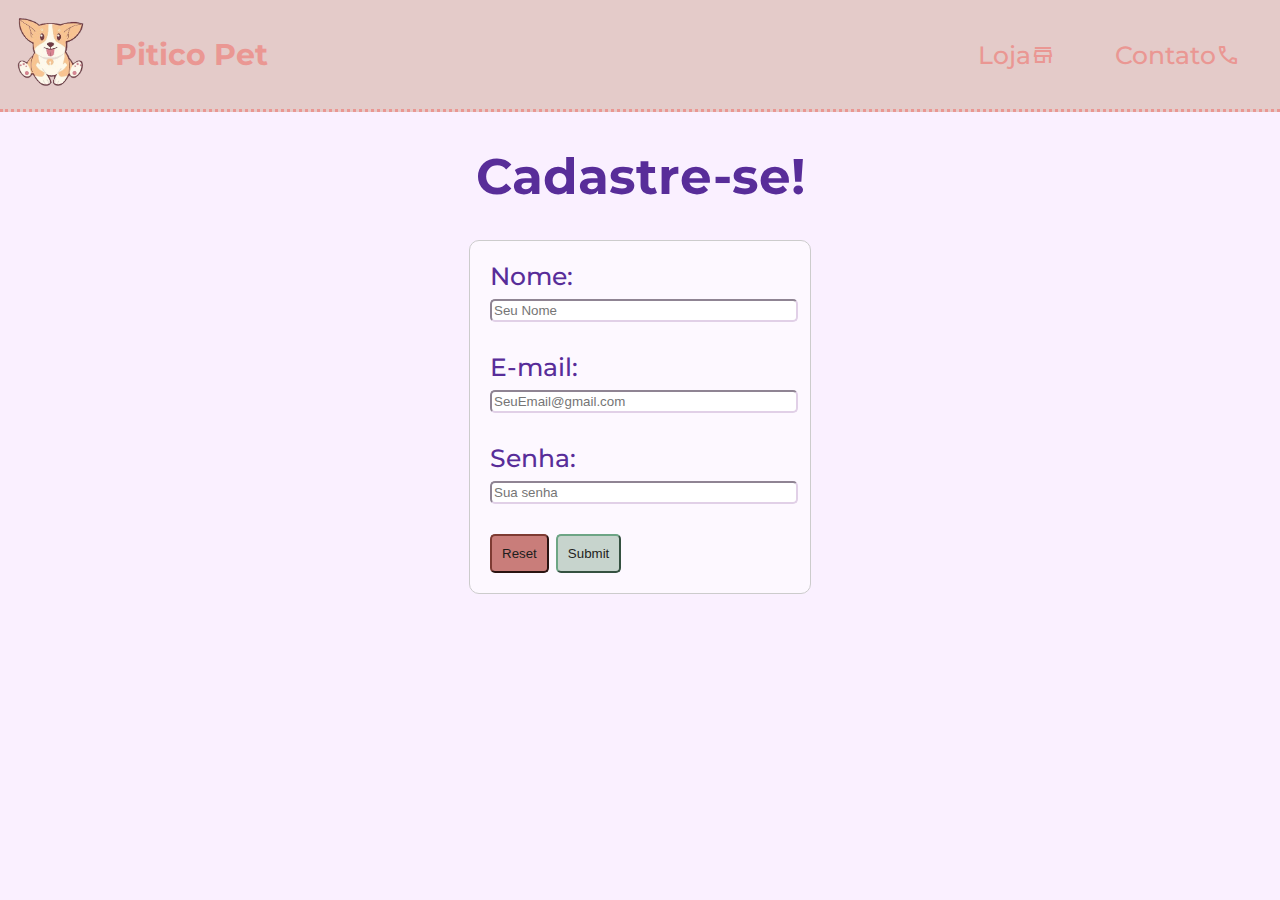
<file: Pitico-Pet_atualizado/cadastro.html>
<!DOCTYPE html>
<html lang="pt-br">
<head>
    <meta charset="UTF-8">
    <meta name="viewport" content="width=device-width, initial-scale=1.0">
    <!--PLACEHOLDER POR ENQUANTO-->
    <link rel="stylesheet" href="css/cadastro.css">
    <!-- Icones da Loja e Contato-->
    <link rel="stylesheet" href="https://fonts.googleapis.com/css2?family=Material+Symbols+Outlined:opsz,wght,FILL,GRAD@20..48,100..700,0..1,-50..200" />
    <!-- Conexão com o google fonts-->
    <link rel="preconnect" href="https://fonts.googleapis.com">
    <link rel="preconnect" href="https://fonts.gstatic.com" crossorigin>
    <!-- Fonte Principal -->
    <link href="https://fonts.googleapis.com/css2?family=Montserrat:ital,wght@0,100..900;1,100..900&display=swap" rel="stylesheet">
    <title> Cadastro Petico Pet</title>
</head>
<body>
    <header>

        <div class="LogoNome">
        
            <a class="Logotipo" href="index.html"><img class="Logotipo" src="img/Pitico_PET_logotipo.png" alt="Logo de cachorro do Pitico Pet"></a>
       
            <h1 class="nome-empresa">Pitico Pet</h1>
        </div>

        <nav>
            <ul class="menu">
                <li>   
                    <a href="loja.html" class="headerli">Loja<span class="material-symbols-outlined">store</span><a>

                </li>
                <li>
                    <a href="loja.html" class="headerli">Contato<span class="material-symbols-outlined">call</span></a>
                </li>

            </ul>
        </nav>

    </header> 

    <main>
            <h1 id="cadestre">Cadastre-se!</h1>
         <form>
            <div>
                <label for="nome">Nome:</label>
                <input type="text" id="nome" name="nome" placeholder="Seu Nome" required>
            </div>

            <br>

            <div>
                <label for="email">E-mail:</label>
                <input type="email" id="email" name="email" placeholder="SeuEmail@gmail.com">
            </div>

            <br>

            <div>
                <label for="senha">Senha:</label>
                <input type="password" id="senha" name="senha" placeholder="Sua senha" required>
            </div>

             <br>

        
                <input class="botao-reset" type="reset">
                <input class="botao" type="submit">
        



        </form>
    </main>
</body>
</html>
</file>
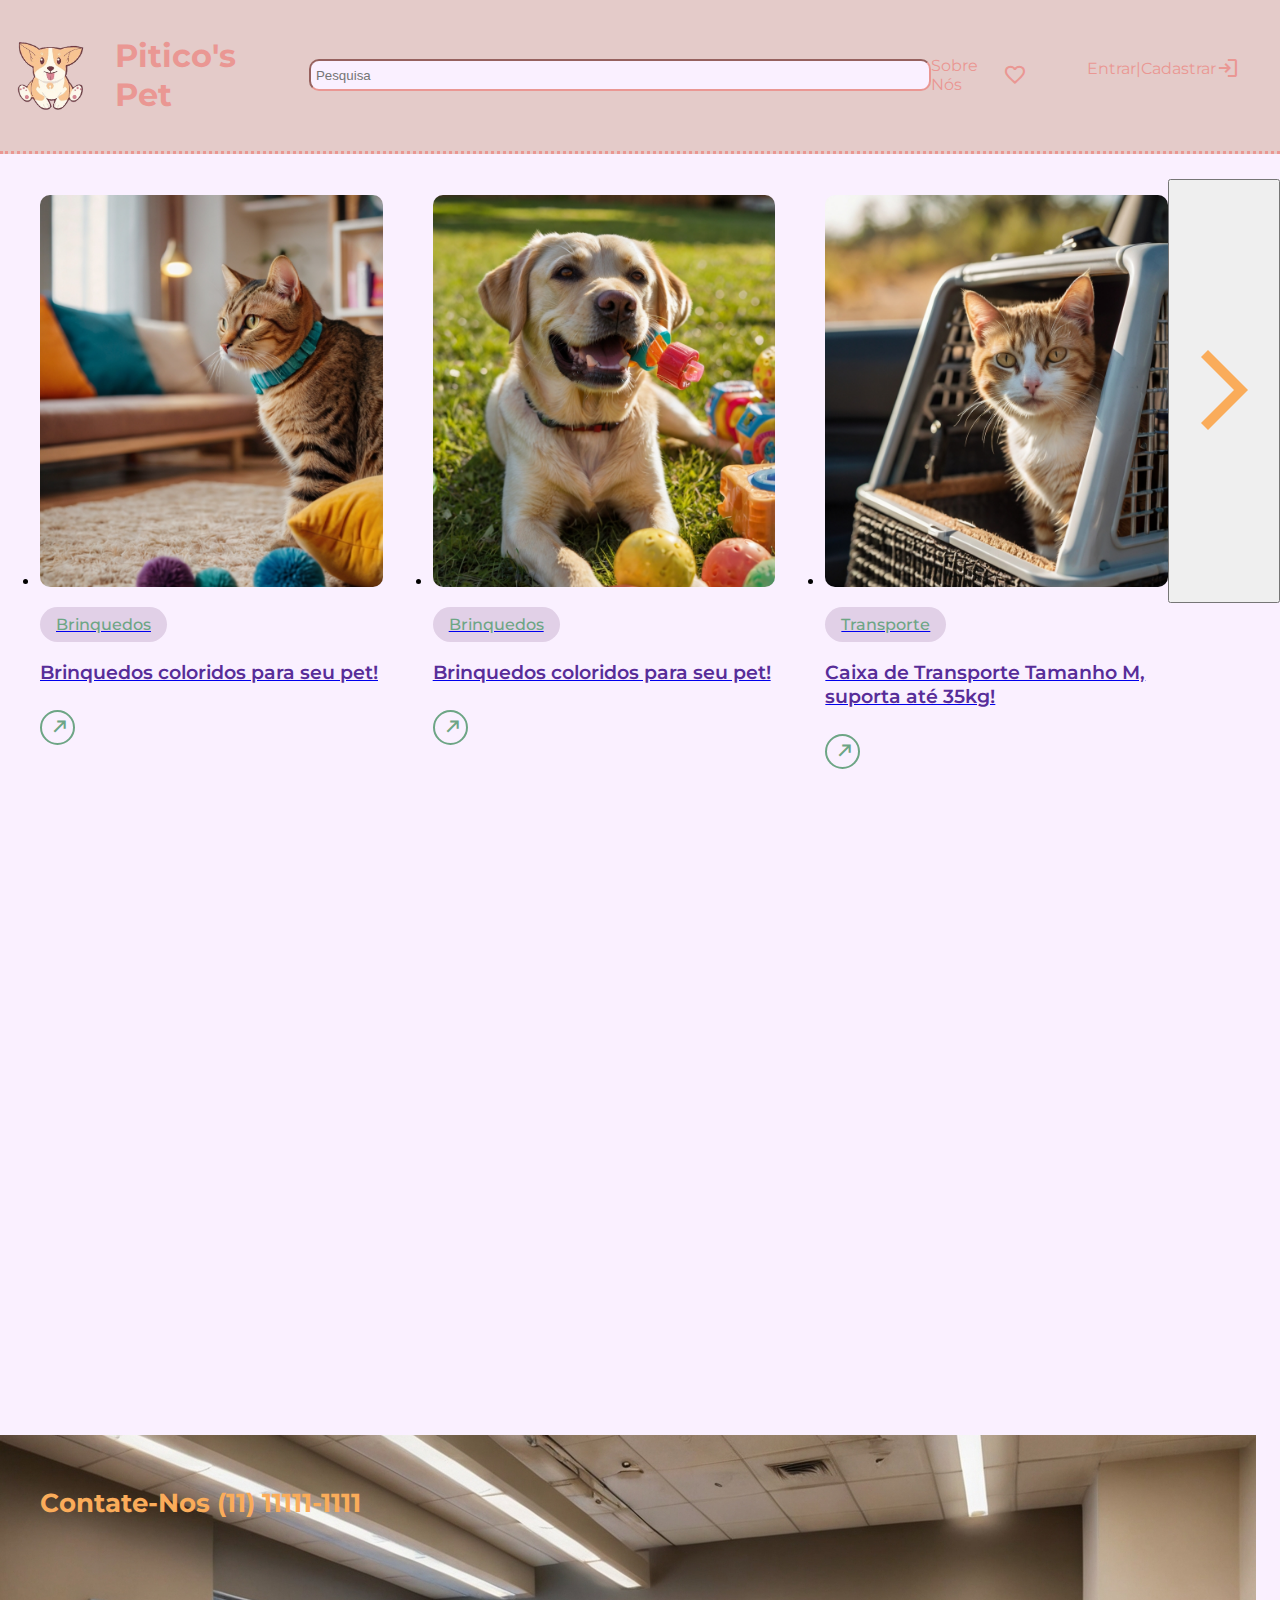
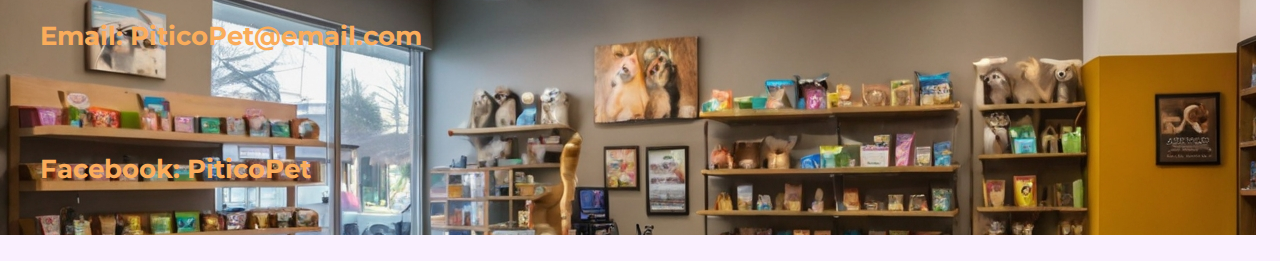
<file: Pitico-Pet_atualizado/loja.html>
<!--Daniel Arthur e Henrique Cannata-->
<!DOCTYPE html>
<html lang="pt-br">
<head>
    <meta charset="UTF-8">
    <meta name="viewport" content="width=device-width, initial-scale=1.0, maximum-scale=1.0, user-scalable=no">
    <link rel="stylesheet" href="css/loja.css" />
        <!-- Fav icon-->
        <link rel="shortcut icon" href="img/Favicon.png" type="img/x-icon">
        <!-- Icones da Loja, Contato e Setas-->
        <link rel="stylesheet" href="https://fonts.googleapis.com/css2?family=Material+Symbols+Outlined:opsz,wght,FILL,GRAD@20..48,100..700,0..1,-50..200" />

        <!-- Conexão com o google fonts-->
        <link rel="preconnect" href="https://fonts.googleapis.com">
        <link rel="preconnect" href="https://fonts.gstatic.com" crossorigin>
        <!-- Fonte Principal -->
        <link href="https://fonts.googleapis.com/css2?family=Montserrat:ital,wght@0,100..900;1,100..900&display=swap" rel="stylesheet">


    <title> Loja Pitico Pet</title>
</head>
<body>
    <header>

        <div class="LogoNome">

            <img class="Logotipo" src="img/Pitico_PET_logotipo.png" alt="Logo de cachorro do Pitico Pet"></a>

            <h1 class="NomeEmpresa">Pitico's Pet</h1>

        </div>


       
            <input type="search" id="pesquisa" placeholder="Pesquisa">
        

            <nav>
                <ul class="menu">

                    <li>   
                        <a href="index.html" class="headerli">Sobre Nós<span class="material-symbols-outlined">favorite</span><a>
    
                    </li>

                    <li>
                        <a href="cadastro.html" class="headerli">Entrar|Cadastrar<span class="material-symbols-outlined">login</span></a>
                    </li>
    
                </ul>
            </nav>

    </header>
    <main>
        <div class="Carrossel">
            <ul class="ListaImagens">
                <li id="catalogo1-item1" class="Catalogo">
                    <a href="#" class="Link">
                        <img class="Imagem" src="img/BrinquedoGato.jpg" alt="Gato dentro de uma sala de estar com brinquedos coloridos">
                        <p class="Topico BrinquedoGato">Brinquedos</p>
                        <h2 class="TituloImagem">Brinquedos coloridos para seu pet!</h2>
                        <button class="material-symbols-outlined">arrow_right_alt</button>
                    </a>
                </li>
                <li id="catalogo1-item2" class="Catalogo">
                    <a href="#" class="Link">
                        <img class="Imagem" src="img/BrinquedoDog.jpg" alt="Cachorro deitado no quintal com Brinquedo de Mastigar na Boca">
                        <p class="Topico BrinquedoDog">Brinquedos</p>
                        <h2 class="TituloImagem">Brinquedos coloridos para seu pet!</h2>
                        <button class="material-symbols-outlined">arrow_right_alt</button>
                    </a>
                </li>
                <li id="catalogo1-item3" class="Catalogo">
                    <a href="#" class="Link">
                        <img class="Imagem" src="img/CaixaTransporte.jpg" alt="Gato dentro de uma caixa de transporte para animais.">
                        <p class="Topico CaixaTransporte">Transporte</p>
                        <h2 class="TituloImagem">Caixa de Transporte Tamanho M, suporta até 35kg!</h2>
                        <button class="material-symbols-outlined">arrow_right_alt</button>
                    </a>
                </li>
                <li id="catalogo2-item1" class="Catalogo Escondido">
                    <a href="#" class="Link">
                        <img class="Imagem" src="img/CamaPet.jpg" alt="Cachorro deitado em sua cama dormindo">
                        <p class="Topico CamaPet">Camas</p>
                        <h2 class="TituloImagem">Cama resistente e macia, perfeita para seu Pet!</h2>
                        <button class="material-symbols-outlined">arrow_right_alt</button>
                    </a>
                </li>
                <li id="catalogo2-item2" class="Catalogo Escondido">
                    <a href="#" class="Link">
                        <img class="Imagem" src="img/RaçãoPremium.jpg" alt="Cachorro deitado na grama comendo ração">
                        <p class="Topico RaçãoPremium">Alimentação</p>
                        <h2 class="TituloImagem">Ração Premium 10KG, rica em nutrientes e sabor para seu bixinho!</h2>
                        <button class="material-symbols-outlined">arrow_right_alt</button>
                    </a>
                </li>
                <li id="catalogo2-item3" class="Catalogo Escondido">
                    <a href="#" class="Link">
                        <img class="Imagem" src="img/dog_roupa.png" alt="Cachorro em uma floresta usando uma roupa azul com detalhes em vermelho">
                        <p class="Topico dog_roupa">Acessórios</p>
                        <h2 class="TituloImagem">Roupa azul com detalhes vermelhos, confortável e quente, para os dias frios!</h2>
                        <button class="material-symbols-outlined">arrow_right_alt</button>
                    </a>
                </li>
            </ul>
            <button id="Proximo"><img src="../Pitico-Pet_atualizado/img/SetaDir.png" alt=""></button>
        </div>
    </main>
    <div class="Espaco"></div>
    <footer>
            <ul>
                <li><strong>Contate-Nos (11) 11111-1111</strong></li>
                
                <li><strong>Email: PiticoPet@email.com</strong></li>
                
                <li><strong>Facebook: PiticoPet</strong></li>
            </ul>
    </footer>
    <script src="script.js"></script>
</body>
</html>
</file>
<file: Pitico-Pet_atualizado/css/style.css>
:root{
    --rosaclaro:#FAF0FF;
    --roxo: #582D99;
    --rosa: #E1D0E7;
    --verde: #6DA585;
    --salmao: #EA9793;
    --mostarda: #FAAC5A;
    --vinho: #4A1111;
    --preto: #09090A;
}

*{
    padding: 0;
}
body{
    background-color: var(--rosaclaro);
    color: var(--roxo);
    font-size: 25px;
    font-family: "Montserrat", sans-serif;
    font-optical-sizing: auto;
    font-weight: 500;
    font-style: normal;
    padding: 0px 100px;
    margin: 0;
    box-sizing: border-box;
}

.verde:hover {
    color: #1a7441;
    text-decoration: none;
}

header{
    display: flex;
    width: 100%;
    align-items: center;
    justify-content: space-between;
    color: var(--salmao);
    background-color: #e4cbc9;
    border-style: dotted;
    border-top: none;
    border-right: none;
    border-left: none;
}

header .LogoNome{
    display: flex;
    margin-left: 10px;
    gap: 30px;
    align-items: center;
    margin: 15px ;
}

header .LogoNome .nome-empresa{
    display: flex;
    font-size: 30px;
}

header .LogoNome .Logotipo{
    width: 70px;
    transition: 0.4s ease;
}

header .LogoNome .Logotipo:hover{
    width: 80px;
    transition: 0.4s ease;
}

header .Menu.active{
    position: fixed;
    width: 100%;
    height: 100vh;
    top: 0;
    left: 0;
    display: flex;
    justify-content: center;
    align-items: center;
    background: rgba(1, 1, 1, 0.5);
}

.Menu.active li a {
    color: var(--salmao);
    font-size: 1.5em;
    font-weight: 700;
    margin-left: 20px;
    transition: 0.3s ease;
    list-style: none;
    text-decoration: none;
    display: flex;
    align-items: center;
}

.Menu.active li a:hover{
    font-size: 1.6em;
}

.Menu.active li{
    background: var(--rosaclaro);
    width: 400px;
    max-width: 400px;
    margin: 10px;
    padding: 30px;
    display: flex;
    justify-content: center;
    align-items: center;
    border-radius: 5px;
    box-shadow: 0 5px 25px rgb(1 1 1 / 20%);
}
.MenuLogo{
    background: url(../img/Menu.png)no-repeat;
    background-size: 60px;
    background-position: center;
    width: 60px;
    height: 60px;
    cursor: pointer;
    transition: 0.3s ease-in-out;
}

.MenuLogo:hover{
    width: 70px;
    transition: 0.4s ease;
}

.MenuLogo.active{
    z-index: 999;
    background: url(../img/Close.png)no-repeat;
    background-size: 55px;
    background-position: center;
    transition: 0.3s ease-in-out;
    position: fixed;
    padding-right: 10%;
    right: 0;
}

header nav .Menu{
    display: none;
}
    

main.container .imagem{
    display: flex;
    align-items: center;
    justify-content: center;
}

main div figure{
    width: 200px;
    height: 200px;
    background-image: url(../img/Pitico_PET_logotipo.png);
    background-position: center;
    background-repeat: no-repeat;
    background-size: cover;
}

.titulo{
    display: flex;
    width: 100%;
    justify-content: center;
    margin: 20px;
}

h1 strong {
    background-color: var(--rosa);
    color: var(--roxo);
    padding: 25px;
    border-radius: 50%;
}

.textoPrincipal{
 display: flex;
 align-items: center;
 justify-content: space-between;
 width: 100%;
 font-size: 35px;
}

.texto1{
    background-color: var(--mostarda);
    padding: 20px;
    border-radius: 35px;
    color: var(--vinho);
    margin-right: 100px;
}

.texto2{
    background-color: var(--mostarda);
    padding: 20px;
    border-radius: 20px;
    color: var(--vinho);
    
}

section{
    margin-top: 50px;
}
.deposito{
    width: 70%;
    margin: 20px 0 0 0;
}

figcaption{
    font-size: 24px;
    margin-bottom: 10px;
    margin-left: 20px;
}

.imgfamilia{
    margin: 15px;
    width: 70%;
}

.familia{
    margin: 10px;
    font-size: 34px;
}

.centro-destribuicao{
    background-color: var(--color4);
    color:var(--color2);
    border-radius: 20px;
    padding: 20px;
    width: 50%;
    margin: 20px;
}

.diferenciais{
    background-color: var(--color4);
    color: var(--color2);
    border-radius: 30px;
    width: fit-content;
    font-size: 30px;
    margin: auto;
    padding: 10px 40px;
}
p{
    margin: 20px;
}

.verde{
    color: var(--verde);
}


@media screen and (max-width: 640px) {
    body{
        padding: 0;
        font-size: 18px;
    }

    header{
        justify-content: center;
    }
    
    header .LogoNome{
        margin-left: 0px;
        gap: 40px;
        align-items: center;
        margin-top: 10px ;
    }
    
    header .LogoNome .nome-empresa{
        font-size: 25px;
    }
    
    header .LogoNome .Logotipo{
        width: 70px;
    }
    
    header nav .Menu {
        justify-content: space-between;
        padding: 0;
        margin-right: 0;
    }

    header .Menu.active{
        flex-direction: column;
    }
    
    .Menu.active li a {
        font-size: 1.3em;
    }
    
    .Menu.active li{
        width: 200px;
        max-width: 200px;
    }
    
    .MenuLogo.active{
        position: fixed;
        right: 0;
        padding-right: 10%;
    }

    .titulo{
        margin: 0px;
        font-size: 20px;
    }
    
    h1 strong {
        padding: 20px;
    }
    
    .textoPrincipal{
     flex-direction: column;
     font-size: 20px;
    }

    .texto1{
        padding: 5px;
        margin-right: 0px;
        margin: 15px;
    }
    
    .texto2{
        padding: 5px;
        margin: 15px;
    }

    section{
        margin-top: 10px;
    }
    
    figcaption{
        font-size: 12px;
    }

    .deposito{
        width: 70%;
        margin: 20px 20px 0;
    }

    .imgfamilia{
        width: 90%;
    }
    
    .diferenciais{
        font-size: 18px;
    }
    
}
</file>
<file: css/sobre.css>
:root{
    --rosaclaro:#FAF0FF;
    --roxo: #582D99;
    --rosa: #E1D0E7;
    --verde: #6DA585;
    --salmao: #EA9793;
    --mostarda: #FAAC5A;
    --vinho: #4A1111;
    --preto: #09090A;
}


*{
    padding: 0;
    overflow-x: hidden;
}
body{
    background-color: var(--rosaclaro);
    color: var(--roxo);
    font-size: 25px;
    font-family: "Montserrat", sans-serif;
    font-optical-sizing: auto;
    font-weight: 500;
    font-style: normal;
    padding: 0px 100px;
    margin: 0;
    box-sizing: border-box;
}

.verde:hover {
    color: #1a7441;
    text-decoration: none;
   
}

header{
    display: flex;
    width: 100%;
    align-items: center;
    justify-content: space-between;
    color: var(--salmao);
    background-color: #e4cbc9;
    border-style: dotted;
    border-top: none;
    border-right: none;
    border-left: none;
    position: absolute;
    right: 0px;
}

header .LogoNome{
    display: flex;
    margin-left: 10px;
    gap: 30px;
    align-items: center;
    margin: 15px;
}

header .LogoNome .nome-empresa{
    display: flex;
    font-size: 30px;
}

header .LogoNome .Logotipo{
    width: 70px;
    transition: 0.4s ease;
}

header .LogoNome .Logotipo:hover{
    width: 80px;
    transition: 0.4s ease;
}

header .Menu.active{
    position: fixed;
    width: 100%;
    height: 100vh;
    top: 0;
    left: 0;
    display: flex;
    justify-content: center;
    align-items: center;
    background: rgba(1, 1, 1, 0.5);
}

.Menu.active li a {
    color: var(--salmao);
    font-size: 1.5em;
    font-weight: 700;
    margin-left: 20px;
    transition: 0.3s ease;
    list-style: none;
    text-decoration: none;
    display: flex;
    align-items: center;
}

.Menu.active li a:hover{
    font-size: 1.6em;
}

.Menu.active li{
    background: var(--rosaclaro);
    width: 400px;
    max-width: 400px;
    margin: 10px;
    padding: 30px;
    display: flex;
    justify-content: center;
    align-items: center;
    border-radius: 5px;
    box-shadow: 0 5px 25px rgb(1 1 1 / 20%);
}
.MenuLogo{
    background: url(../img/Menu.png)no-repeat;
    background-size: 60px;
    background-position: center;
    width: 60px;
    height: 60px;
    cursor: pointer;
    transition: 0.3s ease-in-out;

}

.MenuLogo:hover{
    width: 70px;
    transition: 0.4s ease;
}

.MenuLogo.active{
    z-index: 999;
    background: url(../img/Close.png)no-repeat;
    background-size: 55px;
    background-position: center;
    transition: 0.3s ease-in-out;
    position: fixed;
    padding-right: 10%;
    right: 0;
}

header nav .Menu{
    display: none;
}
    
main.container .imagem{
    display: flex;
    align-items: center;
    justify-content: center;
}

main div figure{
    width: 200px;
    height:220px;
    background-image: url(../img/Pitico_PET_logotipo.png);
    background-position: center;
    background-repeat: no-repeat;
    background-size: cover;
    margin-top: 100px;
    margin-bottom: 20px;
}

.titulo{
    display: flex;
    width: 100%;
    justify-content: center;
    margin: 10px;
}

.textoPrincipal{
    display: flex;
    align-items: center;
    justify-content: space-between;
    width: 100%;
    font-size: 25px;
    margin: 25px;
    margin-top: 100px;
}

.texto1{
    background-color: var(--mostarda);
    padding: 20px;
    border-radius: 35px;
    color: var(--vinho);
    margin-right: 100px;
    margin-left: 25px;
}

.texto2{
    background-color: var(--mostarda);
    padding: 20px;
    border-radius: 35px;
    color: var(--vinho);
    margin-right: 20px;
    
}

section{
    margin-top: 50px;
}

figcaption{
    font-size: 22px;
    margin-bottom: 10px;
    margin-left: 20px;
    text-align: center;
}

.deposito{
    display: block;
    place-self: center;
    width: 40%;
    border-radius: 20px;
    padding: 10px;
    background-color: var(--roxo);
    background-size: 60%;
}

.centro-destribuicao{
    background-color: var(--color4);
    color:var(--color2);
    border-radius: 25px;
    padding: 10px;
    width: 100%;
    margin: 20px;
    font-size: 20px;
    display: flex;
    text-align: left;
}

.imgfamilia{
    margin-bottom: 15px;
    margin-left: 15px;
    margin-right: 15px;
    margin-top: 60px;
    padding-top: 25px;
    width: 40%;
    display: inline;
    background-color: var(--roxo);
    background-size: 60%;
    border-radius: 25px;
    padding: 10px;
    float: inline-start;
}

.familia{
    margin: 10px;
    font-size: 30px;
}


.diferenciais{
    background-color: var(--color4);
    color: var(--color2);
    border-radius: 30px;
    width: fit-content;
    font-size: 20px;
    margin: auto;
    padding: 10px 40px;
}

p{
    margin: 20px;
    font-size: 20px;
}

.verde{
    color: var(--verde);
}
figcaption{
    text-align: left;
}
footer {
    background-color: #6DA585;
    color: #582D99;
    font-family: "Montserrat", sans-serif;
    margin-right: -100px;
    margin-left: -100px;
}

footer a {
    color: #582D99;
    text-decoration: none;
}

footer a:hover {
    text-decoration: underline;
}

.onda {
    z-index: 0;
    margin-bottom: -1px;
    margin-right: -100px;
    margin-left: -100px;
}

.onda .shape-fill {
    fill: var(--verde);
    z-index: 0;
}


@media screen and (max-width: 640px) {
    body{
        padding: 0;
        font-size: 18px;
    }

    header{
        justify-content: center;
    }
    
    header .LogoNome{
        margin-left: 0px;
        gap: 40px;
        align-items: center;
        margin-top: 10px ;
    }
    
    header .LogoNome .nome-empresa{
        font-size: 25px;
    }
    
    header .LogoNome .Logotipo{
        width: 70px;
    }
    
    header nav .Menu {
        justify-content: space-between;
        padding: 0;
        margin-right: 0;
    }

    header .Menu.active{
        flex-direction: column;
    }
    
    .Menu.active li a {
        font-size: 1.3em;
    }
    
    .Menu.active li{
        width: 200px;
        max-width: 200px;
    }
    
    .MenuLogo.active{
        position: fixed;
        right: 0;
        padding-right: 10%;
    }

    .titulo{
        margin: 0px;
        font-size: 20px;
    }
    
    h1 strong {
        padding: 20px;
    }
    
    .textoPrincipal{
     flex-direction: column;
     font-size: 20px;
    }

    .texto1{
        padding: 5px;
        margin-right: 0px;
        margin: 15px;
    }
    
    .texto2{
        padding: 5px;
        margin: 15px;
    }

    section{
        margin-top: 10px;
    }
    
    figcaption{
        font-size: 12px;
        text-align: center;
    }

    .deposito{
        width: 40%;
        margin: 20px 20px 0;
        display: block;
        place-self: center;
        border-radius: 20px;
        padding: 10px;
        background-color: var(--roxo);
        background-size: 60%;
    }

    .centro-destribuicao{
        padding: 10px;
    }

    .imgfamilia{
        width: 50%;
        display: block;
        place-self: center;
        border-radius: 20px;
        padding: 10px;
        background-color: var(--roxo);
        background-size: 60%;
    }   
    
    .diferenciais{
        font-size: 18px;
    }
    
    footer{
        margin-left: 0px;
        margin-right: 0px;
        align-items: center;
        justify-self: center;

    }
    
}
@media screen and (max-width: 576px) {

    header .container {
        flex-wrap: wrap; 
        text-align: center;
      }
    
      header img {
        width: 40px; 
        height: 40px;
      }
    
      header h1 {
        font-size: 1.25rem; 
      }
    
      header form {
        width: 100%; 
        margin: 10px 0;
      }
    
      header input {
        width: 70%; 
        margin: 0 auto; 
      }
    
      header .d-flex a {
        font-size: 0.875rem; 
        margin-bottom: 5px; 
      }
    
      header .d-flex i {
        font-size: 1rem; 
      }
    
    .card-title {
      font-size: 1rem;
    }
  
    .card-text {
      font-size: 0.875rem;
    }
  

    section {
      padding: 20px 10px;}
      main div figure{
        width: 200px;
        height:220px;
        background-image: url(../img/Pitico_PET_logotipo.png);
        background-position: center;
        background-repeat: no-repeat;
        background-size: cover;
        margin-top: 200px;
        margin-bottom: 20px;
    }
    .deposito{
        display: block;
        place-self: center;
        width: 80%;
        border-radius: 20px;
        padding: 10px;
        background-color: var(--roxo);
        background-size: 60%;
    }

    .centro-destribuicao{
        padding: 10px;
    }

    .imgfamilia{
        width: 80%;
        display: block;
        place-self: center;
        border-radius: 20px;
        padding: 10px;
        background-color: var(--roxo);
        background-size: 60%;
        float: none;
        margin-top: 20px;
    }

    footer{
        margin-left: 0px;
        margin-right: 0px;
        align-items: center;
        justify-self: center;

    }
    }
</file>
<file: Pitico-Pet_atualizado/css/cadastro.css>
:root{
    --rosaclaro:#FAF0FF;
    --roxo: #582D99;
    --rosa: #E1D0E7;
    --verde: #6DA585;
    --salmao: #EA9793;
    --mostarda: #FAAC5A;
    --vinho: #4A1111;
    --preto: #09090A;
}

*{
    padding: 0;
}
body{
    background-color: var(--rosaclaro);
    color: var(--roxo);
    font-size: 25px;
    font-family: "Montserrat", sans-serif;
    font-optical-sizing: auto;
    font-weight: 500;
    font-style: normal;
    padding: 0px 100px;
    margin: 0;
    box-sizing: border-box;
    margin: 0;
    padding: 0;
}
header{
    display: flex;
    width: 100%;
    align-items: center;
    justify-content: space-between;
    color: var(--salmao);
    background-color: #e4cbc9;
    border-style: dotted;
    border-top: none;
    border-right: none;
    border-left: none;
}

header .LogoNome{
    display: flex;
    margin-left: 10px;
    gap: 30px;
    align-items: center;
    margin: 15px ;
}

header .LogoNome .nome-empresa{
    display: flex;
    font-size: 30px;
}

header .LogoNome .Logotipo{
    width: 70px;
}

header nav .menu {
    list-style: none;
    text-decoration: none;
    display: flex;
    justify-content: space-around;
    gap: 30px;
    padding: 0;
    margin-right: 40px;
}
.menu li a{
    list-style: none;
    text-decoration: none;
    color: var(--salmao);
    display: flex;
    align-items: center;
    }


form {
    width: 300px; 
    margin: 20px auto; 
    padding: 20px;
    border: 1px solid #ccc;
    border-radius: 10px; 
    background-color: #fdf8ff; 
}
main h1{
    display: flex;
    justify-content: center;
}

.botao{
    color: #1f2421;
    padding: 10px;
    border-radius: 5px;
    border-color: var(--verde);
    background-color: #c7d4cd;
}

.botao-reset{
    color: #201d1d;
    padding: 10px;
    border-radius: 5px;
    border-color: rgb(126, 59, 51);
    background-color: #c97d7a;
}
#nome:focus, #email:focus, #senha:focus{
    border-color: var(--verde); 
    outline: none;

}

#nome, #email, #senha{
    width: 100%;
    padding: 2px;
    border-radius: 5px;
    border-color: var(--rosa);
}

@media screen and (max-width: 640px) {

    header{
        flex-direction: column;
    }

}
</file>
<file: Pitico-Pet_atualizado/css/loja.css>
:root{
    --rosaclaro:#FAF0FF;
    --roxo: #582D99;
    --rosa: #E1D0E7;
    --verde: #6DA585;
    --salmao: #EA9793;
    --mostarda: #FAAC5A;
    --vinho: #4A1111;
    --preto: #09090A;
}

body{
    background-color: var(--rosaclaro);
    font-family: "Montserrat", sans-serif;
    padding: 0;
    margin: 0;
    width: 100%;
}
header{
    display: flex;
    width: 100%;
    align-items: center;
    justify-content: space-between;
    color: var(--salmao);
    background-color: #e4cbc9;
    border-style: dotted;
    border-top: none;
    border-right: none;
    border-left: none;
    margin-bottom: 25px;
}

header .LogoNome{
    display: flex;
    margin-left: 10px;
    gap: 30px;
    align-items: center;
    margin: 15px ;
}

header .LogoNome .nome-empresa{
    display: flex;
    font-size: 30px;
}

header .LogoNome .Logotipo{
    width: 70px;
}

header nav .menu {
    list-style: none;
    text-decoration: none;
    display: flex;
    justify-content: space-around;
    gap: 30px;
    padding: 0;
    margin-right: 40px;
}

.menu li a{
    list-style: none;
    text-decoration: none;
    color: var(--salmao);
    display: flex;
    align-items: center;
    }

#pesquisa{
    width: 50%;
    height: 32px;
    padding: 5px;
    display: flex;
    justify-content: center;
    background-color: var(--rosaclaro);
    border-color: var(--salmao);
    border-radius: 10px;
}
#pesquisa:focus{
    border-color: var(--mostarda);
    outline: none;
}

.Escondido{
    display: none;
}
.Carrossel{
    display: flex;
    justify-content: center;
}
.Carrossel .ListaImagens{
    display: flex;
    justify-content: space-between;
    gap: 50px;
}
.ListaImagens .ItemLista{
    list-style: none;
    display: flex;
    justify-content: center;
    display: none;
}

.ListaImagens .ItemLista .Link{
    width: 300px;
    height: 470px;
    display: block;
    background: var(--mostarda);
    padding: 15px;
    border-radius: 12px;
    text-decoration: none;
    box-shadow: 10px 10px 10px rgba(68, 63, 63, 0.151);
    border: 2px solid transparent;
    transition: 0.2s ease;
}

.ListaImagens .Catalogo .Link:hover{
    border-color: var(--verde);
}
.ListaImagens .Link .Imagem{
    width: 100%;
    height: 100%;
    aspect-ratio: 15 / 9;
    object-fit: cover;
    border-radius: 10px;
    text-decoration: none;
}


.ListaImagens .Link .Topico{
    color: var(--verde);
    padding: 8px 16px;
    font-size: 1em;
    font-weight: 500;
    margin: 16px 0 18px;
    background: var(--rosa);
    width: fit-content;
    border-radius: 50px;
}

.ListaImagens .Link .TituloImagem{
    font-size: 1.2em;
    color: var(--roxo);
    font-weight: 600;
}

.ListaImagens .Link button{
    height: 35px;
    width: 35px;
    border-radius: 50%;
    color: var(--verde);
    margin: 10px 0 5px;
    background: none;
    cursor: pointer;
    border: 2px solid var(--verde);
    transform: rotate(-45deg);
    transition: 0.4s ease;
}

.ItemLista .Link:hover button{
    color: var(--rosaclaro);
    background: var(--verde);
}

div.Espaco{
    margin: 65%;
}

footer ul{
    justify-content: end;
    justify-content: space-around;
    flex-direction: column;
    display: flex;
    text-decoration: none;
    list-style: none;
    background: url(../img/banner.jpg);
    width: 95%;
    height: 100%;
    height: 400px;
    font-size: 1.6em;
    color: var(--mostarda);
    
}
@media screen and (max-width: 640px) {

    header{
        flex-direction: column;
    
    }


    .Carrossel{
        display: flex;
        justify-content: center;
    }
    .Carrossel .ListaImagens{
        display: flex;
        justify-content: space-between;
        flex-direction: column;
        margin-top: 10px;
        gap: 0px;

    }
    .ListaImagens .ItemLista{
        list-style: none;
        display: flex;
        justify-content: center;
        display: none;

    }
    
    .ListaImagens .ItemLista .Link{
        width: 300px;
        height: 470px;
        display: block;
        background: var(--mostarda);
        padding: 15px;
        border-radius: 12px;
        text-decoration: none;
        box-shadow: 10px 10px 10px rgba(68, 63, 63, 0.151);
        border: 2px solid transparent;
        transition: 0.2s ease;
    }
    
    .ListaImagens .Catalogo .Link:hover{
        border-color: var(--verde);
    }
    .ListaImagens .Link .Imagem{
        width: 100%;
        height: 100%;
        aspect-ratio: 15 / 9;
        object-fit: cover;
        border-radius: 10px;
        text-decoration: none;
    }

    footer ul{
        justify-content: end;
        justify-content: space-around;
        flex-direction: column;
        display: flex;
        text-decoration: none;
        list-style: none;
        background: url(../img/banner.jpg);
        width: 89%;
        height: 100%;
        height: 400px;
        font-size: 1.6em;
        color: var(--mostarda);
        
    }
    
}
</file>
